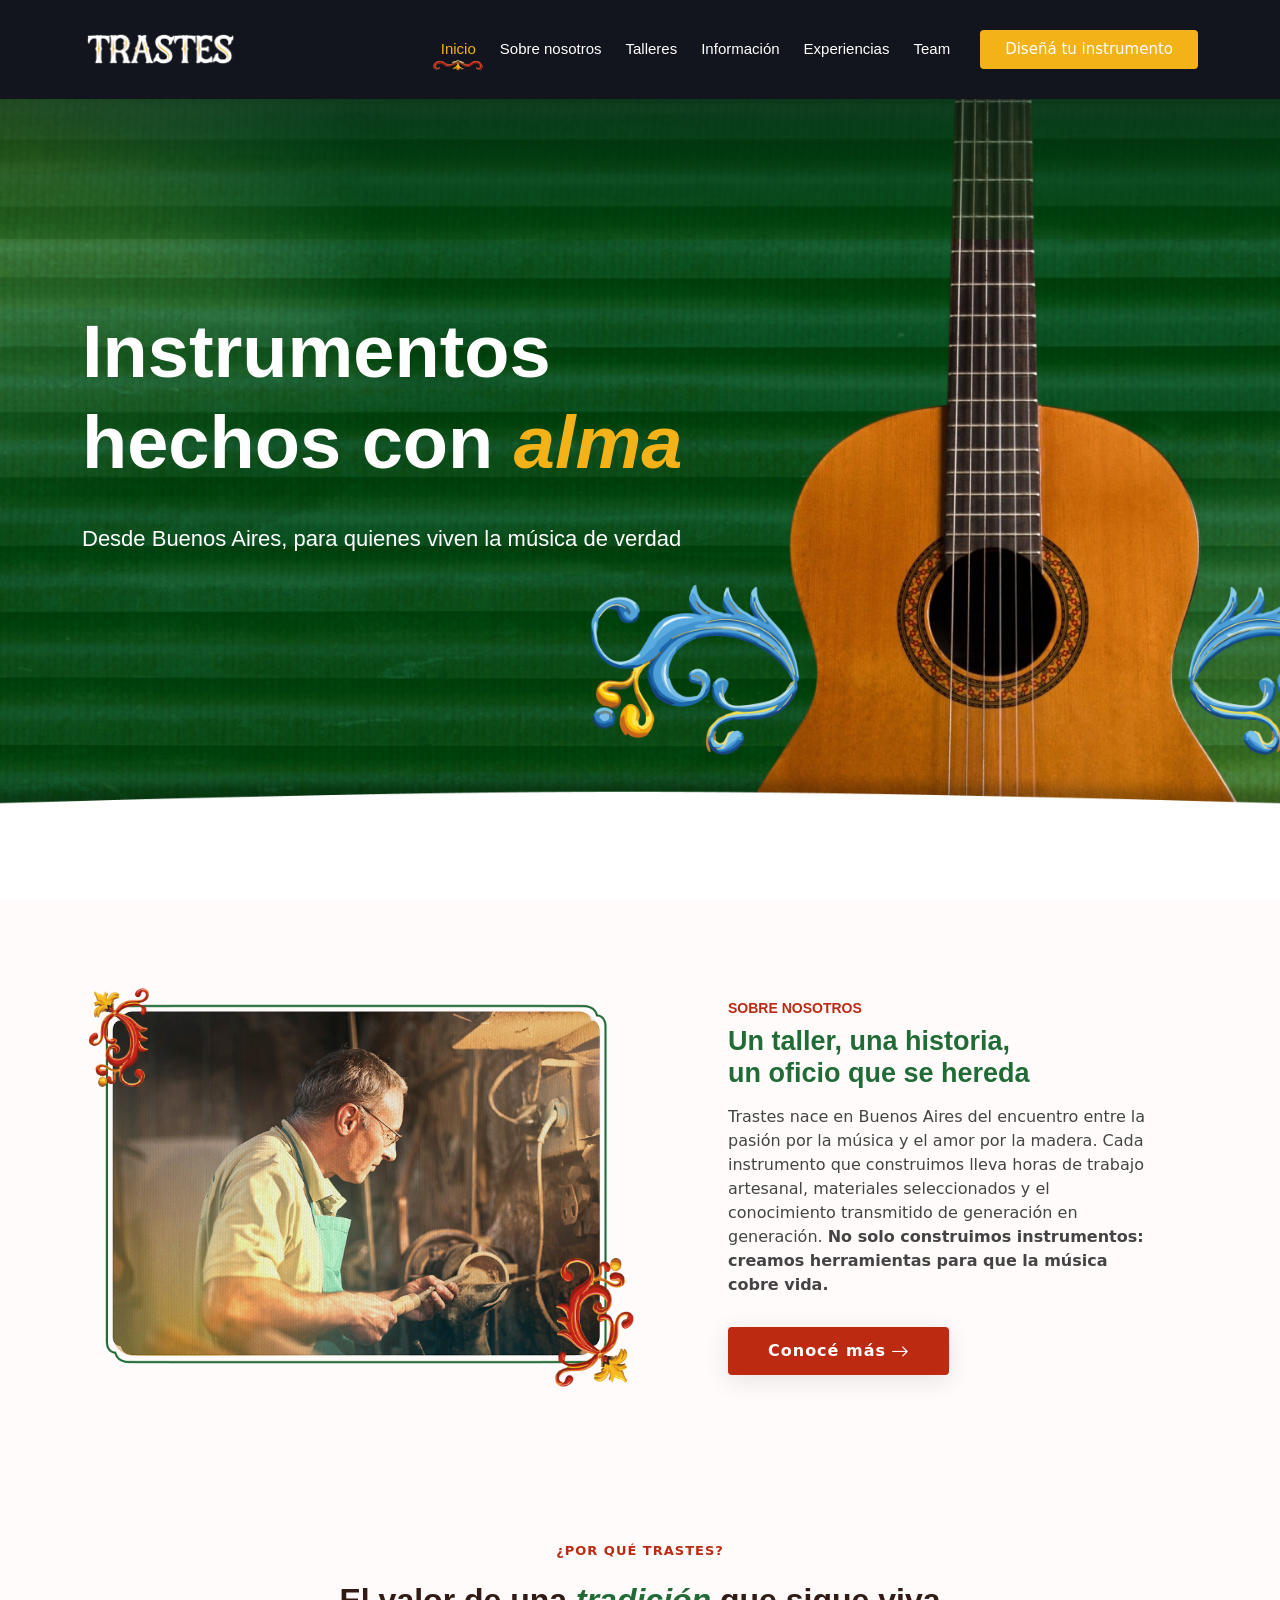
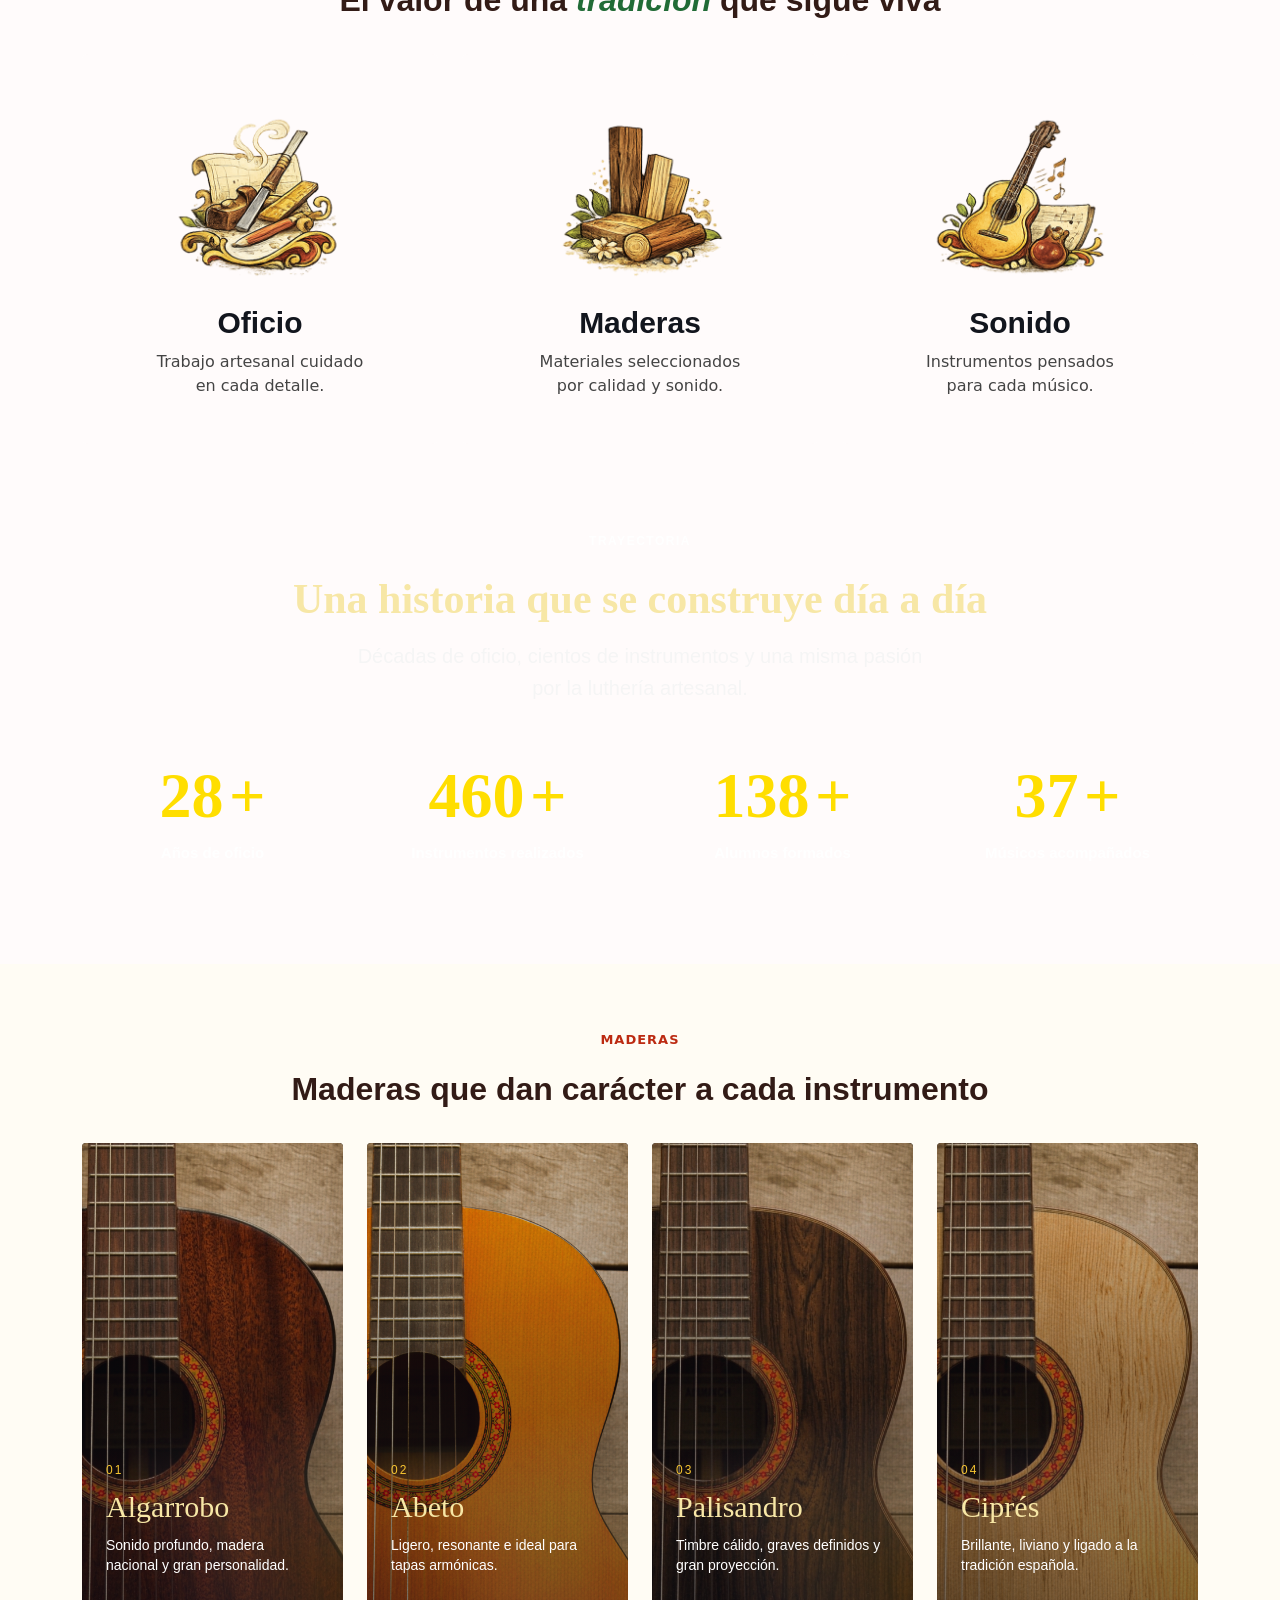
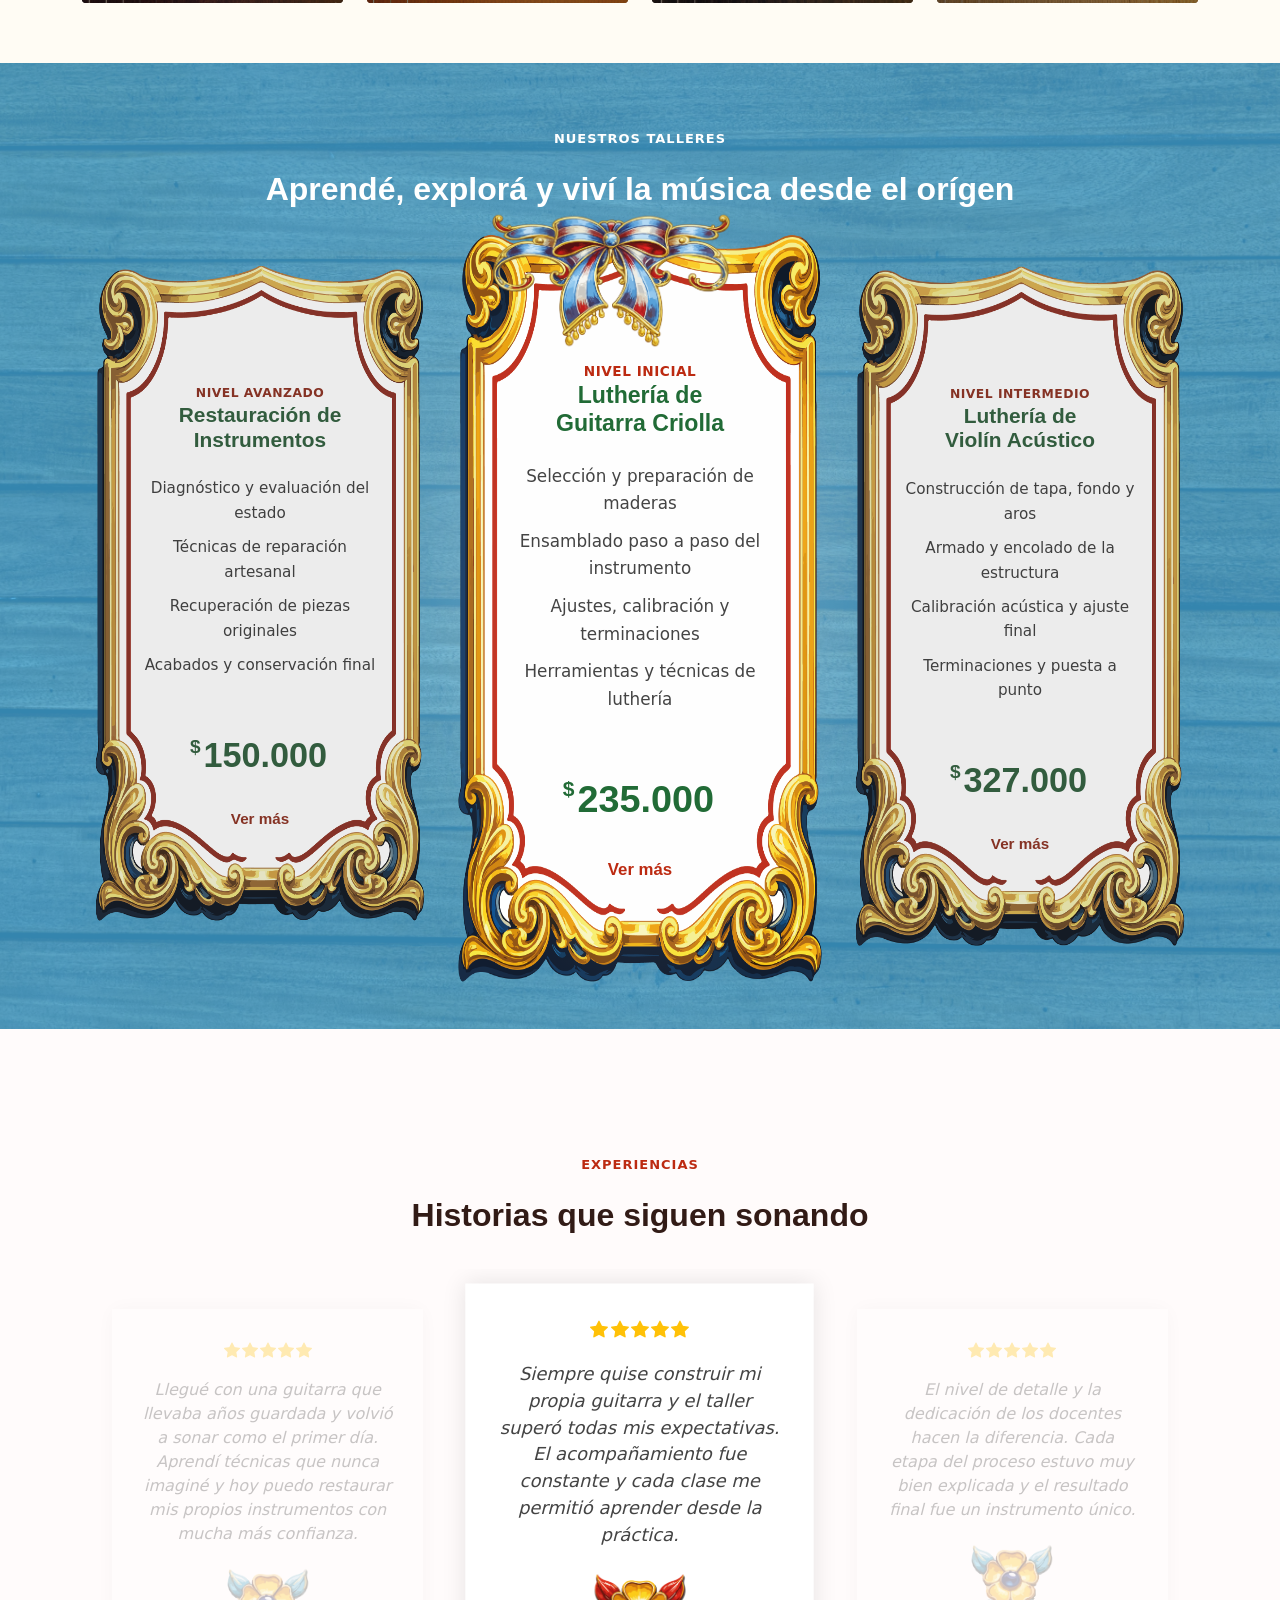
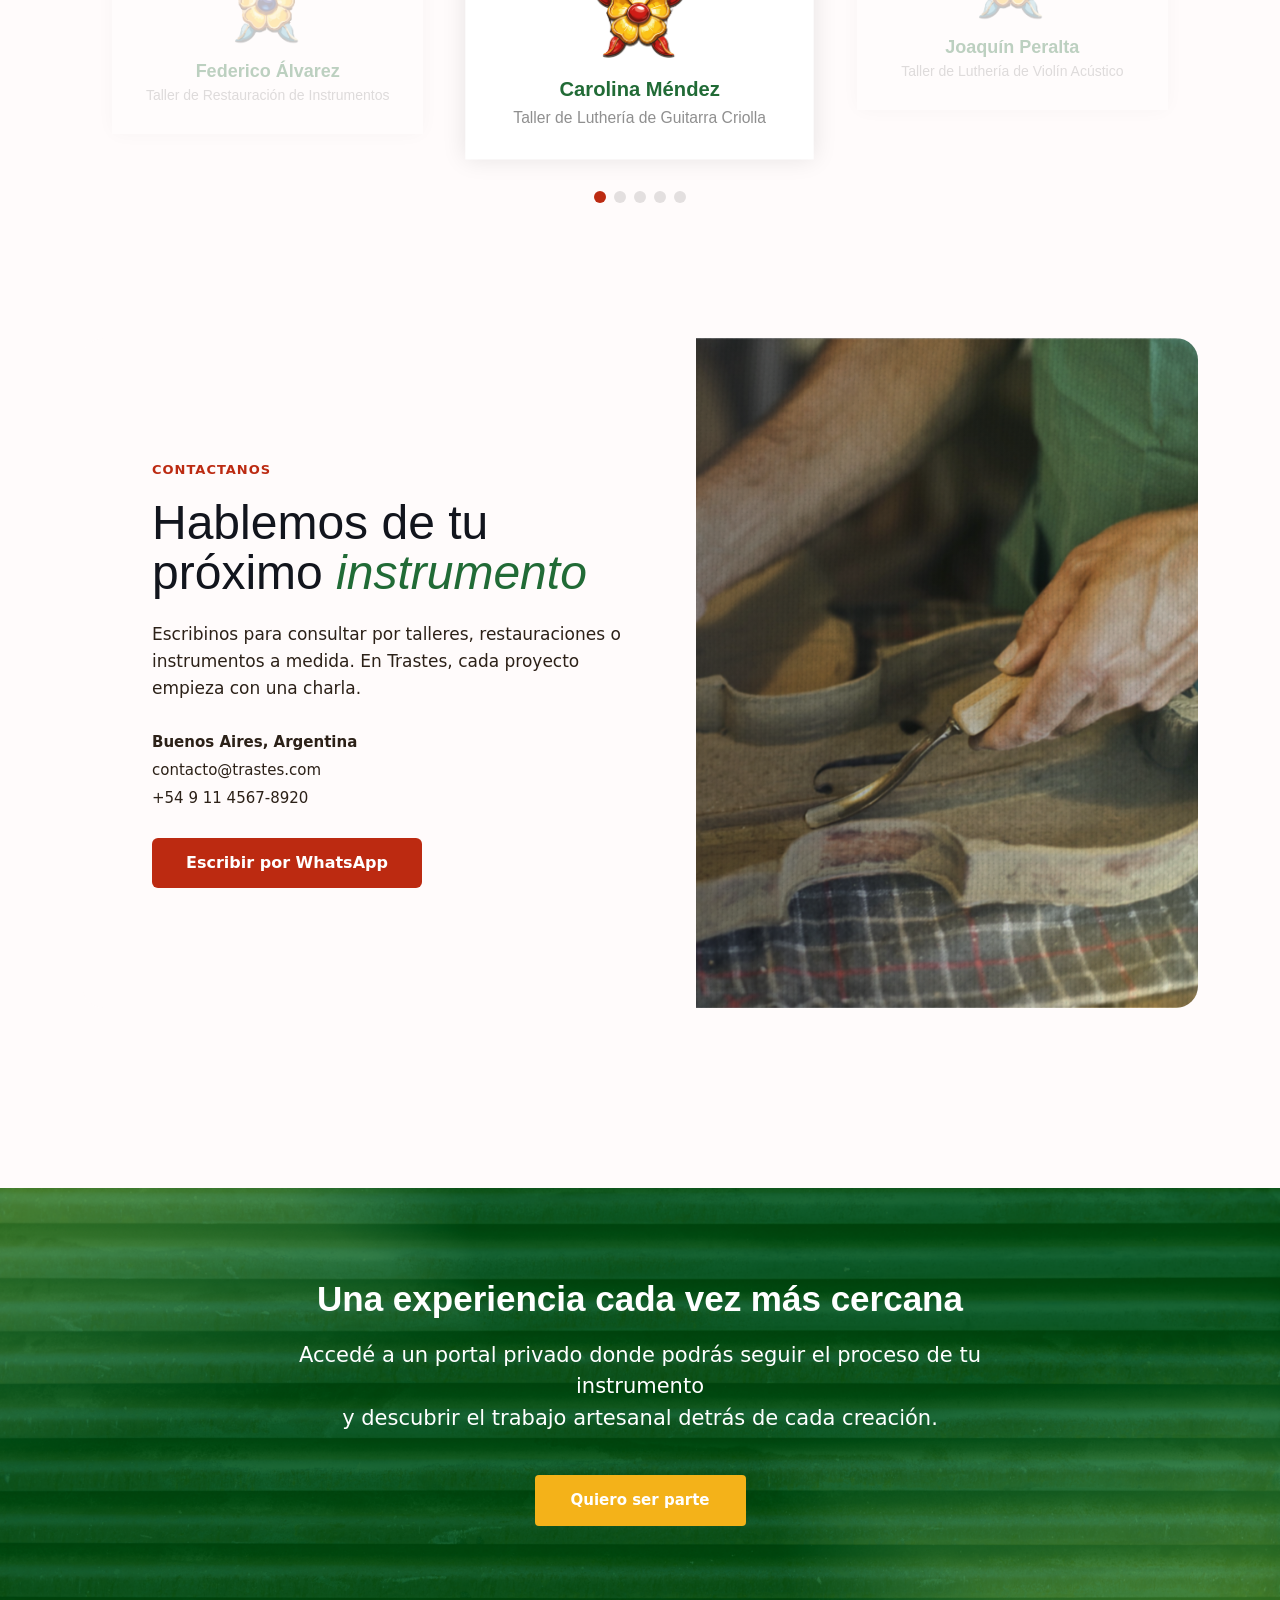
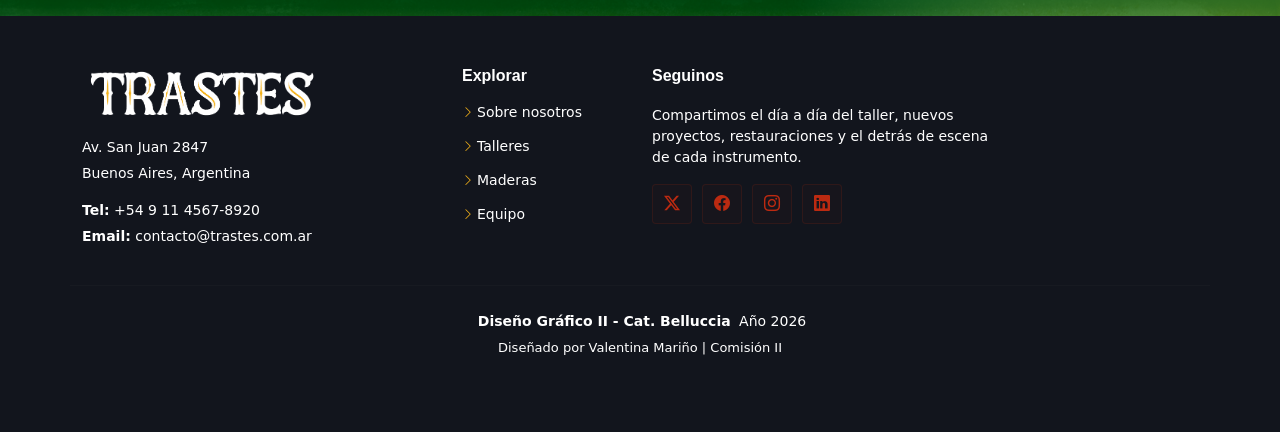
<file: index.html>
<!DOCTYPE html>
<html lang="en">

<head>
  <meta charset="utf-8">
  <meta content="width=device-width, initial-scale=1.0" name="viewport">
  <title>Trastes - Lutheria con alma</title>
  <meta name="description" content="">
  <meta name="keywords" content="">

  <!-- Favicons -->
  <link href="assets/img/favicon.png" rel="icon">
  <link href="assets/img/favicon.png" rel="apple-touch-icon">

  <!-- Fonts -->
  <link href="https://fonts.googleapis.com" rel="preconnect">
  <link href="https://fonts.gstatic.com" rel="preconnect" crossorigin>
  <link href="https://fonts.googleapis.com/css2?family=Roboto:ital,wght@0,100;0,300;0,400;0,500;0,700;0,900;1,100;1,300;1,400;1,500;1,700;1,900&family=Poppins:ital,wght@0,100;0,200;0,300;0,400;0,500;0,600;0,700;0,800;0,900;1,100;1,200;1,300;1,400;1,500;1,600;1,700;1,800;1,900&family=Nunito:ital,wght@0,200;0,300;0,400;0,500;0,600;0,700;0,800;0,900;1,200;1,300;1,400;1,500;1,600;1,700;1,800;1,900&display=swap" rel="stylesheet">

  <!-- Vendor CSS Files -->
  <link href="assets/vendor/bootstrap/css/bootstrap.min.css" rel="stylesheet">
  <link href="assets/vendor/bootstrap-icons/bootstrap-icons.css" rel="stylesheet">
  <link href="assets/vendor/aos/aos.css" rel="stylesheet">
  <link href="assets/vendor/glightbox/css/glightbox.min.css" rel="stylesheet">
  <link href="assets/vendor/swiper/swiper-bundle.min.css" rel="stylesheet">

  <!-- Main CSS File -->
  <link href="assets/css/main.css" rel="stylesheet">

  <!-- =======================================================
  * Template Name: FlexStart
  * Template URL: https://bootstrapmade.com/flexstart-bootstrap-startup-template/
  * Updated: Nov 01 2024 with Bootstrap v5.3.3
  * Author: BootstrapMade.com
  * License: https://bootstrapmade.com/license/
  ======================================================== -->
</head>

<body class="index-page">

  <header id="header" class="header d-flex align-items-center fixed-top">
    <div class="container-fluid container-xl position-relative d-flex align-items-center">

      <a href="index.html" class="logo d-flex align-items-center me-auto">
        <!-- Uncomment the line below if you also wish to use an image logo -->
        <img src="assets/img/logo.png" alt="">
        <h1 class="sitename"></h1>
      </a>

      <nav id="navmenu" class="navmenu">
        <ul>
          <li><a href="#hero" class="active">Inicio<br></a></li>
          <li><a href="#about">Sobre nosotros</a></li>
          <li><a href="#services">Talleres</a></li>
          <li><a href="#portfolio">Información</a></li>
          <li><a href="#team">Experiencias</a></li>
          <li><a href="#team">Team</a></li>
          

        
        </ul>
        <i class="mobile-nav-toggle d-xl-none bi bi-list"></i>
      </nav>

      <a class="btn-getstarted flex-md-shrink-0" href="taller.html">Diseñá tu instrumento</a>

    </div>
  </header>

  <main class="main">

    <!-- Hero Section -->
    <section id="hero" class="hero section">

      <div class="container">
   
        <h1>Instrumentos<br>hechos con <span class="destacado">alma</span>
        <p>Desde Buenos Aires, para quienes viven la música de verdad</p>
        
          
 
          
        
      </div>

    </section><!-- /Hero Section -->

<!-- About Section -->
<section id="about" class="about section">

  <div class="container" data-aos="fade-up">
    <div class="row gx-0">

      <!-- Imagen -->
      <div class="col-lg-6 d-flex align-items-center" data-aos="zoom-out" data-aos-delay="200">
        <img src="assets/img/about.png" class="img-fluid" alt="Taller de luthería Trastes">
      </div>

      <!-- Contenido -->
      <div class="col-lg-6 d-flex flex-column justify-content-center ps-lg-5" data-aos="fade-up" data-aos-delay="200">
        <div class="content">
          <h3>Sobre nosotros</h3>

          <h2>
            Un taller, una historia,<br>
            un oficio que se hereda
          </h2>

          <p>
  Trastes nace en Buenos Aires del encuentro entre la pasión por la música y el amor por la madera. Cada instrumento que construimos lleva horas de trabajo artesanal, materiales seleccionados y el conocimiento transmitido de generación en generación.
  <span class="texto-destacado">
    No solo construimos instrumentos: creamos herramientas para que la música cobre vida.
  </span>
</p>

          <div class="text-center text-lg-start">
            <a href="#" class="btn-read-more d-inline-flex align-items-center justify-content-center align-self-center">
              <span>Conocé más</span>
              <i class="bi bi-arrow-right"></i>
            </a>
          </div>

        </div>
      </div>

    </div>
  </div>

</section>
<!-- /About Section -->

    <!-- Values Section -->
    <section id="values" class="values section">

      <!-- Section Title -->
      <div class="container section-title" data-aos="fade-up">
  <h2>¿POR QUÉ TRASTES?</h2>
  <p>El valor de una <span>tradición</span> que sigue viva</p>
</div>

<div class="container">
  <div class="row gy-4 justify-content-center">

    <div class="col-lg-4 col-md-6" data-aos="fade-up" data-aos-delay="100">
      <div class="card">
        <img src="assets/img/values-1.png" class="img-fluid" alt="">
        <h3>Oficio</h3>
        <p>Trabajo artesanal cuidado<br>en cada detalle.</p>
      </div>
    </div>

    <div class="col-lg-4 col-md-6" data-aos="fade-up" data-aos-delay="200">
      <div class="card">
        <img src="assets/img/values-2.png" class="img-fluid" alt="">
        <h3>Maderas</h3>
        <p>Materiales seleccionados<br>por calidad y sonido.</p>
      </div>
    </div>

  

    <div class="col-lg-4 col-md-6" data-aos="fade-up" data-aos-delay="400">
      <div class="card">
        <img src="assets/img/values-4.png" class="img-fluid" alt="">
        <h3>Sonido</h3>
        <p>Instrumentos pensados<br>para cada músico.</p>
      </div>
    </div>

  </div>
</div><!-- /Values Section -->
      
      <!-- Stats Section -->
<section class="stats-trastes" id="stats">
  <div class="stats-trastes__overlay"></div>

  <div class="container stats-trastes__content" data-aos="fade-up">
    <span class="stats-trastes__label">TRAYECTORIA</span>

    <h2>Una historia que se construye día a día</h2>

    <p>
      Décadas de oficio, cientos de instrumentos y una misma pasión<br>
      por la luthería artesanal.
    </p>

    <div class="row gy-4 stats-trastes__grid">

      <div class="col-lg-3 col-6">
        <div class="stats-trastes__item">
          <span class="purecounter" data-purecounter-start="0" data-purecounter-end="30" data-purecounter-duration="1"></span>
          <span class="stats-trastes__plus">+</span>
          <p>Años de oficio</p>
        </div>
      </div>

      <div class="col-lg-3 col-6">
        <div class="stats-trastes__item">
          <span class="purecounter" data-purecounter-start="0" data-purecounter-end="500" data-purecounter-duration="1"></span>
          <span class="stats-trastes__plus">+</span>
          <p>Instrumentos realizados</p>
        </div>
      </div>

      <div class="col-lg-3 col-6">
        <div class="stats-trastes__item">
          <span class="purecounter" data-purecounter-start="0" data-purecounter-end="150" data-purecounter-duration="1"></span>
          <span class="stats-trastes__plus">+</span>
          <p>Alumnos formados</p>
        </div>
      </div>

      <div class="col-lg-3 col-6">
        <div class="stats-trastes__item">
          <span class="purecounter" data-purecounter-start="0" data-purecounter-end="40" data-purecounter-duration="1"></span>
          <span class="stats-trastes__plus">+</span>
          <p>Músicos acompañados</p>
        </div>
      </div>

    </div>
  </div>
</section>
      
      
      
      <!-- Maderas Section -->
<section id="maderas" class="maderas section">

  <div class="container section-title" data-aos="fade-up">
    <h2>Maderas</h2>
    <p>Maderas que dan carácter a cada instrumento</p>
  </div>

  <div class="container">

   

    <div class="row gy-4">

      <div class="col-lg-3 col-md-6" data-aos="fade-up" data-aos-delay="100">
        <div class="wood-card">
          <img src="assets/img/madera-algarrobo.jpg" alt="Algarrobo">
          <div class="wood-card__content">
            <span>01</span>
            <h3>Algarrobo</h3>
            <p>Sonido profundo, madera nacional y gran personalidad.</p>
          </div>
        </div>
      </div>

      <div class="col-lg-3 col-md-6" data-aos="fade-up" data-aos-delay="200">
        <div class="wood-card">
          <img src="assets/img/madera-abeto.jpg" alt="Abeto">
          <div class="wood-card__content">
            <span>02</span>
            <h3>Abeto</h3>
            <p>Ligero, resonante e ideal para tapas armónicas.</p>
          </div>
        </div>
      </div>

      <div class="col-lg-3 col-md-6" data-aos="fade-up" data-aos-delay="300">
        <div class="wood-card">
          <img src="assets/img/madera-palisandro.jpg" alt="Palisandro">
          <div class="wood-card__content">
            <span>03</span>
            <h3>Palisandro</h3>
            <p>Timbre cálido, graves definidos y gran proyección.</p>
          </div>
        </div>
      </div>

      <div class="col-lg-3 col-md-6" data-aos="fade-up" data-aos-delay="400">
        <div class="wood-card">
          <img src="assets/img/madera-cipres.jpg" alt="Ciprés">
          <div class="wood-card__content">
            <span>04</span>
            <h3>Ciprés</h3>
            <p>Brillante, liviano y ligado a la tradición española.</p>
          </div>
        </div>
      </div>

    </div>

  </div>
</section>
      <!-- end Maderas Section -->
      
      
      
<!-- Pricing Section -->
    <section id="pricing" class="pricing section">

      <!-- Section Title -->
      <div class="container section-title" data-aos="fade-up">
        <h2>Nuestros talleres</h2>
        <p>Aprendé, explorá y viví la música desde el orígen<br></p>
      </div><!-- End Section Title -->

      <div class="container">

        <div class="row justify-content-center gy-5">

          <div class="col-lg-4 col-md-6" data-aos="zoom-in" data-aos-delay="100">
            <div class="pricing-tem pricing-tem--secondary">
              
              <div class="icon">
               
              </div>

  <span class="course-level">Nivel avanzado</span>

  <h3>Restauración de Instrumentos</h3>

  <ul>
    <li>Diagnóstico y evaluación del estado</li>
    <li>Técnicas de reparación artesanal</li>
    <li>Recuperación de piezas originales</li>
    <li>Acabados y conservación final</li>
  </ul>

  <div class="price"><sup>$</sup>150.000</div>

  <a href="taller.html" class="btn-buy">Ver más</a>

</div>
          </div><!-- End Pricing Item -->

          <div class="col-lg-4 col-md-6" data-aos="zoom-in" data-aos-delay="200">
            <div class="pricing-tem pricing-tem--featured">
              <div class="featured">
  <img src="assets/img/liston.png" alt="featured">
</div>
              
              
              
              <div class="icon">
               
              </div>

  <span class="course-level">Nivel inicial</span>

  <h3>Luthería de<br>Guitarra Criolla</h3>

  <ul>
    <li>Selección y preparación de maderas</li>
    <li>Ensamblado paso a paso del instrumento</li>
    <li>Ajustes, calibración y terminaciones</li>
    <li>Herramientas y técnicas de luthería</li>
  </ul>

  <div class="price"><sup>$</sup>235.000</div>

  <a href="taller.html" class="btn-buy">Ver más</a>

</div>
          </div><!-- End Pricing Item -->

          <div class="col-lg-4 col-md-6" data-aos="zoom-in" data-aos-delay="300">
            <div class="pricing-tem pricing-tem--secondary">
              
              
             
              <div class="icon">
               
              </div>

  <span class="course-level">Nivel intermedio</span>

  <h3>Luthería de<br>Violín Acústico</h3>

  <ul>
    <li>Construcción de tapa, fondo y aros</li>
    <li>Armado y encolado de la estructura</li>
    <li>Calibración acústica y ajuste final</li>
    <li>Terminaciones y puesta a punto</li>
  </ul>

  <div class="price"><sup>$</sup>327.000</div>

  <a href="taller.html" class="btn-buy">Ver más</a>

</div>
          </div><!-- End Pricing Item -->


        </div><!-- End pricing row -->

      </div>

    </section><!-- /Pricing Section -->
    

    <!-- Features Section -->
    <section id="features" class="features section">



   
    

    
    

    <!-- Testimonials Section -->
    <section id="testimonials" class="testimonials section">

      <!-- Section Title -->
      <div class="container section-title" data-aos="fade-up">
        <h2>Experiencias</h2>
        <p>Historias que siguen sonando<br></p>
      </div><!-- End Section Title -->

      <div class="container" data-aos="fade-up" data-aos-delay="100">

        <div class="swiper init-swiper">
          <script type="application/json" class="swiper-config">
            {
              "loop": true,
              "speed": 600,
              "autoplay": {
                "delay": 5000
              },
              "slidesPerView": "auto",
              "pagination": {
                "el": ".swiper-pagination",
                "type": "bullets",
                "clickable": true
              },
              "breakpoints": {
                "320": {
                  "slidesPerView": 1,
                  "spaceBetween": 40
                },
                "1200": {
                  "slidesPerView": 3,
                  "spaceBetween": 1
                }
              }
            }
          </script>
          <div class="swiper-wrapper">

            <!-- End testimonial item -->

            <!-- End testimonial item -->

            <!-- End testimonial item -->

            <!-- End testimonial item -->

            <!-- End testimonial item -->

          <div class="swiper-slide" role="group" aria-label="1 / 5" data-swiper-slide-index="0" style="width: 431.333px; margin-right: 1px;">
              <div class="testimonial-item">
                <div class="stars">
                  <i class="bi bi-star-fill"></i><i class="bi bi-star-fill"></i><i class="bi bi-star-fill"></i><i class="bi bi-star-fill"></i><i class="bi bi-star-fill"></i>
                </div>
                <p>
                  Llegué con una guitarra que llevaba años guardada y volvió a sonar como el primer día. Aprendí técnicas que nunca imaginé y hoy puedo restaurar mis propios instrumentos con mucha más confianza.
                </p>
                <div class="profile mt-auto">
                  <img src="assets/img/testimonials/testimonials-1.png" class="testimonial-img" alt="">
                  <h3>Federico Álvarez</h3>
                  <h4>Taller de Restauración de Instrumentos</h4>
                </div>
              </div>
            </div><div class="swiper-slide swiper-slide-prev" role="group" aria-label="2 / 5" data-swiper-slide-index="1" style="width: 431.333px; margin-right: 1px;">
              <div class="testimonial-item">
                <div class="stars">
                  <i class="bi bi-star-fill"></i><i class="bi bi-star-fill"></i><i class="bi bi-star-fill"></i><i class="bi bi-star-fill"></i><i class="bi bi-star-fill"></i>
                </div>
                <p>
                  Siempre quise construir mi propia guitarra y el taller superó todas mis expectativas. El acompañamiento fue constante y cada clase me permitió aprender desde la práctica.
                </p>
                <div class="profile mt-auto">
                  <img src="assets/img/testimonials/testimonials-2.png" class="testimonial-img" alt="">
                  <h3>Carolina Méndez</h3>
                  <h4>Taller de Luthería de Guitarra Criolla</h4>
                </div>
              </div>
            </div><div class="swiper-slide">
              <div class="testimonial-item">
                <div class="stars">
                  <i class="bi bi-star-fill"></i><i class="bi bi-star-fill"></i><i class="bi bi-star-fill"></i><i class="bi bi-star-fill"></i><i class="bi bi-star-fill"></i>
                </div>
                <p>
                  El nivel de detalle y la dedicación de los docentes hacen la diferencia. Cada etapa del proceso estuvo muy bien explicada y el resultado final fue un instrumento único.
                </p>
                <div class="profile mt-auto">
                  <img src="assets/img/testimonials/testimonials-5.png" class="testimonial-img" alt="">
                  <h3>Joaquín Peralta</h3>
                  <h4>Taller de Luthería de Violín Acústico</h4>
                </div>
              </div>
            </div><div class="swiper-slide swiper-slide-next" role="group" aria-label="4 / 5" data-swiper-slide-index="3" style="width: 431.333px; margin-right: 1px;">
              <div class="testimonial-item">
                <div class="stars">
                  <i class="bi bi-star-fill"></i><i class="bi bi-star-fill"></i><i class="bi bi-star-fill"></i><i class="bi bi-star-fill"></i><i class="bi bi-star-fill"></i>
                </div>
                <p>
                  Más que un curso, fue una experiencia para descubrir el oficio. Me llevé conocimientos, herramientas y una nueva forma de entender cada instrumento que pasa por mis manos.
                </p>
                <div class="profile mt-auto">
                  <img src="assets/img/testimonials/testimonials-4.png" class="testimonial-img" alt="">
                  <h3>Lucía Fernández</h3>
                  <h4>Taller de Luthería de Guitarra Criolla</h4>
                </div>
              </div>
            </div><div class="swiper-slide" role="group" aria-label="5 / 5" data-swiper-slide-index="4" style="width: 431.333px; margin-right: 1px;">
              <div class="testimonial-item">
                <div class="stars">
                  <i class="bi bi-star-fill"></i><i class="bi bi-star-fill"></i><i class="bi bi-star-fill"></i><i class="bi bi-star-fill"></i><i class="bi bi-star-fill"></i>
                </div>
                <p>
                  El ambiente del taller invita a aprender sin apuro. Se nota el compromiso por transmitir el oficio con respeto por la tradición y por cada pieza que se trabaja.
                </p>
                <div class="profile mt-auto">
                  <img src="assets/img/testimonials/testimonials-5.png" class="testimonial-img" alt="">
                  <h3>Martín Salvatierra</h3>
                  <h4>Taller de Restauración de Instrumentos</h4>
                </div>
              </div>
            </div></div>
          <div class="swiper-pagination"><span class="swiper-pagination-bullet" tabindex="0" role="button" aria-label="Go to slide 1"></span><span class="swiper-pagination-bullet" tabindex="0" role="button" aria-label="Go to slide 2"></span><span class="swiper-pagination-bullet swiper-pagination-bullet-active" tabindex="0" role="button" aria-label="Go to slide 3" aria-current="true"></span><span class="swiper-pagination-bullet" tabindex="0" role="button" aria-label="Go to slide 4"></span><span class="swiper-pagination-bullet" tabindex="0" role="button" aria-label="Go to slide 5"></span></div>
        <span class="swiper-notification" aria-live="assertive" aria-atomic="true"></span></div>

      </div>

    </section><!-- /Testimonials Section -->

   <!-- Contacto Section -->
<section id="contacto" class="contacto-trastes section">
  <div class="container">
    <div class="contacto-trastes__box" data-aos="fade-up">

      <div class="contacto-trastes__content">
        <span class="contacto-trastes__label">CONTACTANOS</span>

         <h2>Hablemos de tu próximo <span>instrumento</span></h2>

        <p>
          Escribinos para consultar por talleres, restauraciones o instrumentos a medida.
          En Trastes, cada proyecto empieza con una charla.
        </p>

        <div class="contacto-trastes__info">
          <p><strong>Buenos Aires, Argentina</strong></p>
          <p>contacto@trastes.com</p>
          <p>+54 9 11 4567-8920</p>
        </div>

        <a href="https://wa.me/5491135967458" class="contacto-trastes__btn">
          Escribir por WhatsApp
        </a>
      </div>

      <div class="contacto-trastes__image">
        <img src="assets/img/contacto-trastes.png" alt="Detalle artesanal de luthería">
      </div>

    </div>
  </div>
</section>
   

    

    

  </main>

  <footer id="footer" class="footer">

   <div class="footer-newsletter">
  <div class="container">
    <div class="row justify-content-center text-center">

      <div class="col-lg-8">

        <h4>Una experiencia cada vez más cercana</h4>

        <p>
          Accedé a un portal privado donde podrás seguir el proceso de tu instrumento <br> y descubrir el trabajo artesanal detrás de cada creación.
        </p>

        

        <a href="#contact" class="btn-newsletter">
          Quiero ser parte
        </a>

      </div>

    </div>
  </div>
</div>

    <div class="container footer-top">
      <div class="row gy-4">
        <div class="col-lg-4 col-md-6 footer-about">
          <a href="index.html" class="logo d-flex align-items-center">
  <img src="assets/img/logo.png" alt="Trastes">
</a>
          
          <div class="footer-contact pt-3">
            <p>Av. San Juan 2847</p>
            <p>Buenos Aires, Argentina</p>
            <p class="mt-3"><strong>Tel:</strong> <span>+54 9 11 4567-8920</span></p>
            <p><strong>Email:</strong> <span>contacto@trastes.com.ar</span></p>
          </div>
        </div>

        <div class="col-lg-2 col-md-3 footer-links">
          <h4>Explorar</h4>
          <ul>
            <li><i class="bi bi-chevron-right"></i> <a href="#">Sobre nosotros</a></li>
            <li><i class="bi bi-chevron-right"></i> <a href="#">Talleres</a></li>
            <li><i class="bi bi-chevron-right"></i> <a href="#">Maderas</a></li>
            <li><i class="bi bi-chevron-right"></i> <a href="#">Equipo</a></li>
          </ul>
        </div>

  

        <div class="col-lg-4 col-md-12">
          <h4>Seguinos</h4>
          <p>Compartimos el día a día del taller, nuevos proyectos, restauraciones y el detrás de escena de cada instrumento.</p>
          <div class="social-links d-flex">
            <a href=""><i class="bi bi-twitter-x"></i></a>
            <a href=""><i class="bi bi-facebook"></i></a>
            <a href=""><i class="bi bi-instagram"></i></a>
            <a href=""><i class="bi bi-linkedin"></i></a>
          </div>
        </div>

      </div>
    </div>

    <div class="container copyright text-center mt-4">
      <p><span></span> <strong class="px-1 sitename">Diseño Gráfico II - Cat. Belluccia</strong> <span>Año 2026</span></p>
      <div class="credits">
        <!-- All the links in the footer should remain intact. -->
        <!-- You can delete the links only if you've purchased the pro version. -->
        <!-- Licensing information: https://bootstrapmade.com/license/ -->
        <!-- Purchase the pro version with working PHP/AJAX contact form: [buy-url] -->
        Diseñado por Valentina Mariño | Comisión II
      </div>
    </div>

  </footer>

  <!-- Scroll Top -->
  <a href="#" id="scroll-top" class="scroll-top d-flex align-items-center justify-content-center"><i class="bi bi-arrow-up-short"></i></a>

  <!-- Vendor JS Files -->
  <script src="assets/vendor/bootstrap/js/bootstrap.bundle.min.js"></script>
  <script src="assets/vendor/php-email-form/validate.js"></script>
  <script src="assets/vendor/aos/aos.js"></script>
  <script src="assets/vendor/glightbox/js/glightbox.min.js"></script>
  <script src="assets/vendor/purecounter/purecounter_vanilla.js"></script>
  <script src="assets/vendor/imagesloaded/imagesloaded.pkgd.min.js"></script>
  <script src="assets/vendor/isotope-layout/isotope.pkgd.min.js"></script>
  <script src="assets/vendor/swiper/swiper-bundle.min.js"></script>

  <!-- Main JS File -->
  <script src="assets/js/main.js"></script>

</body>

</html>
</file>
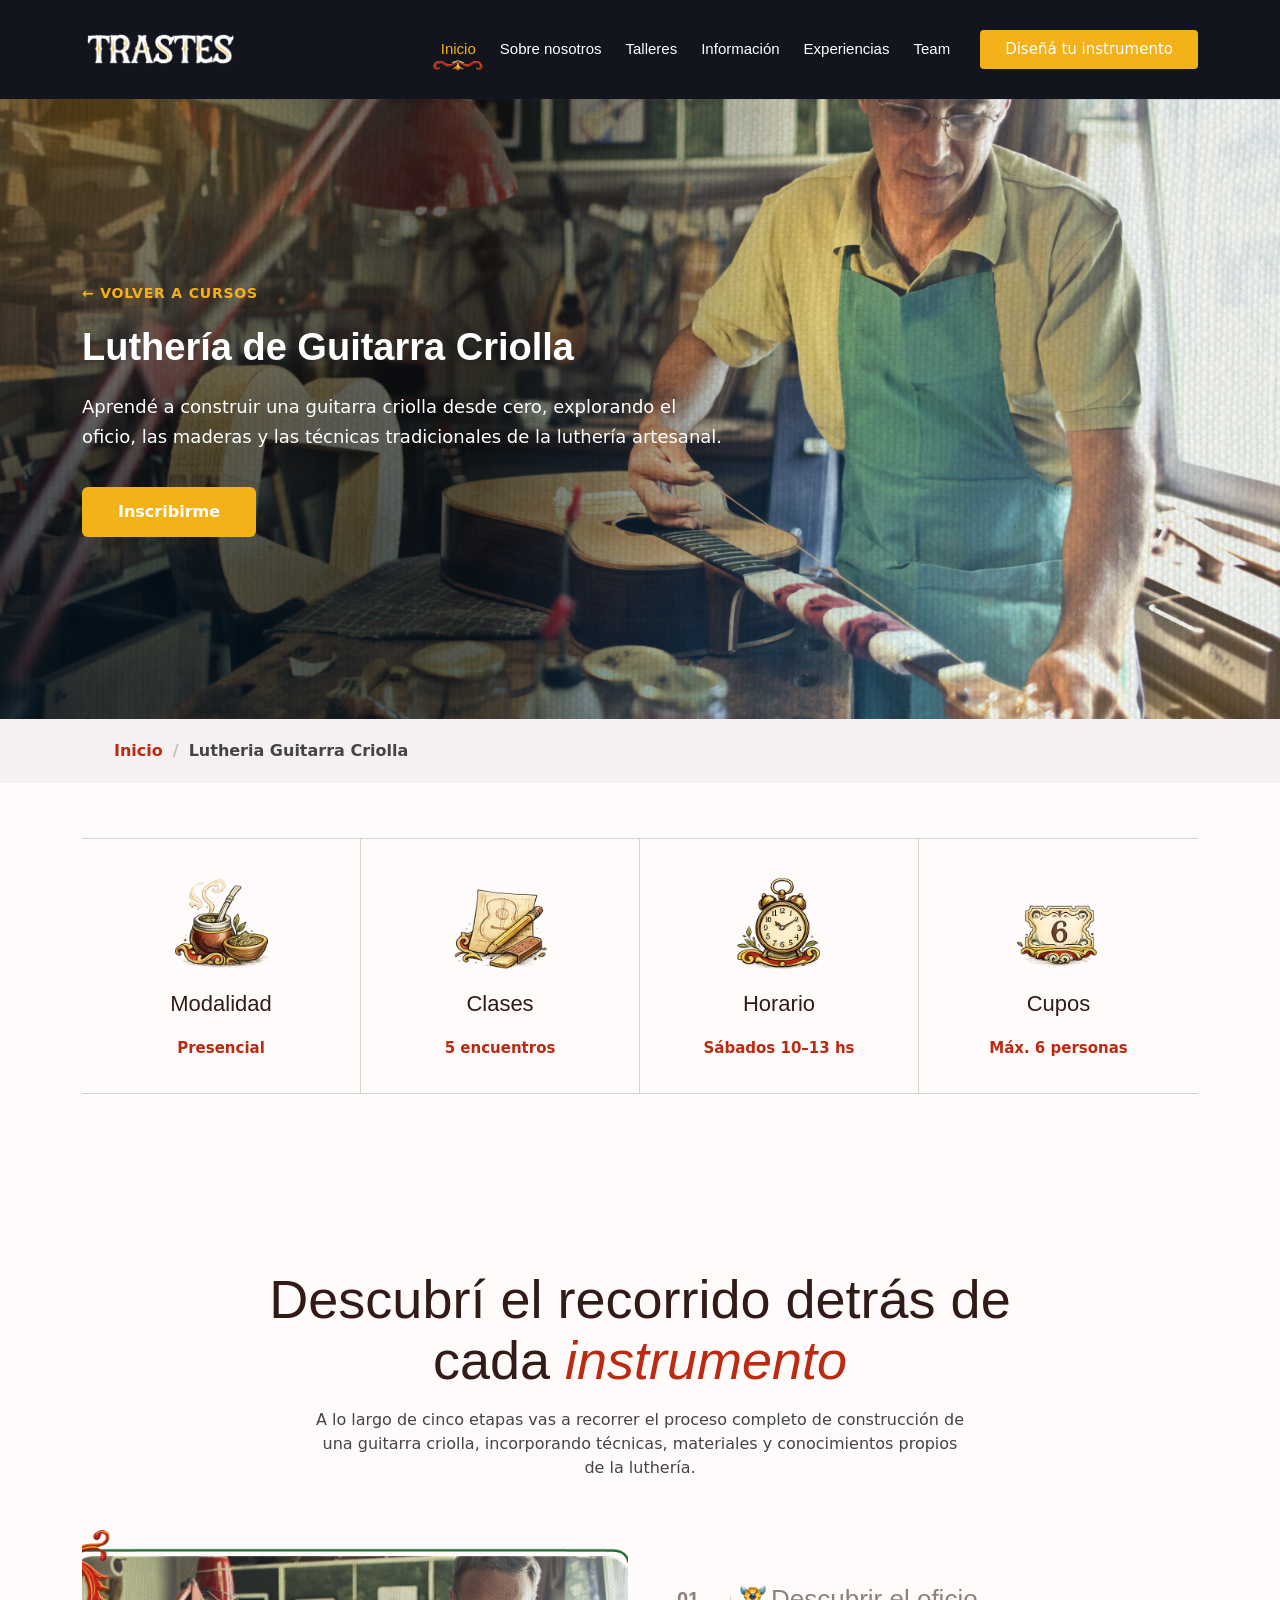
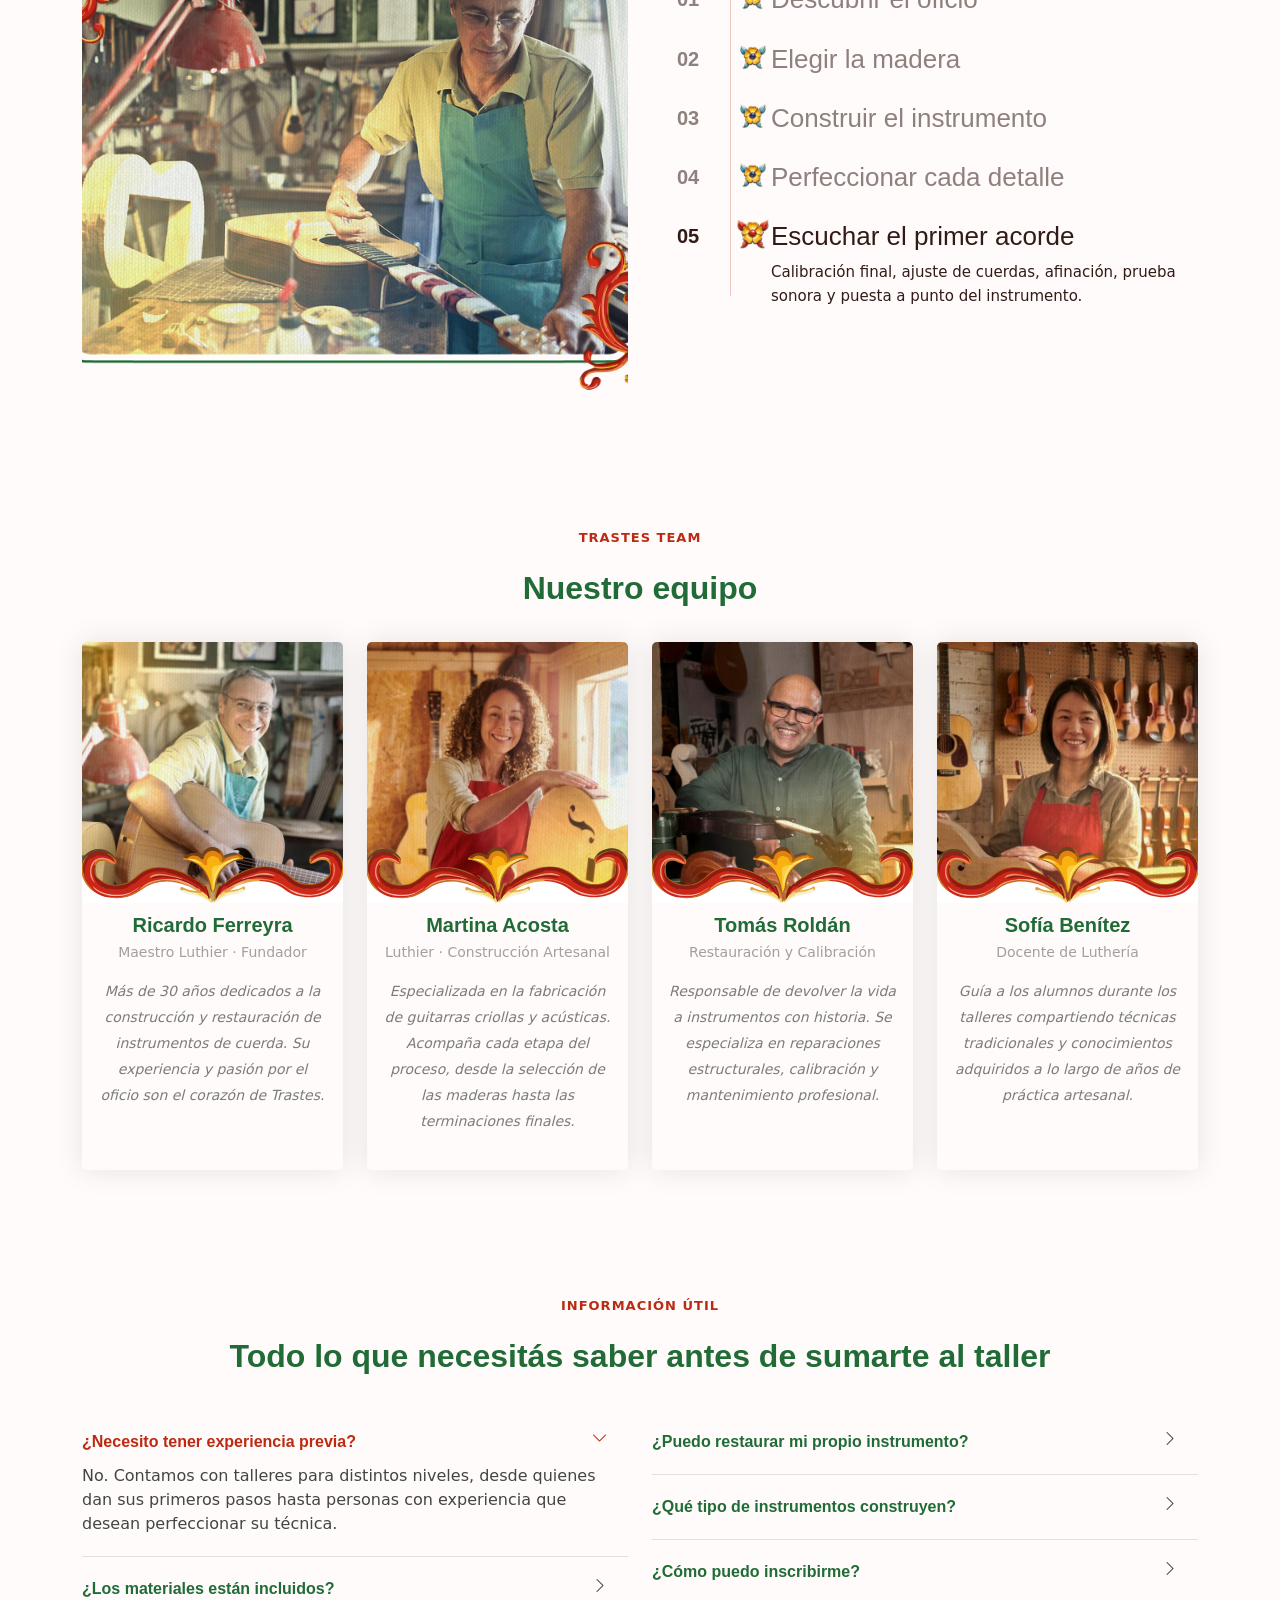
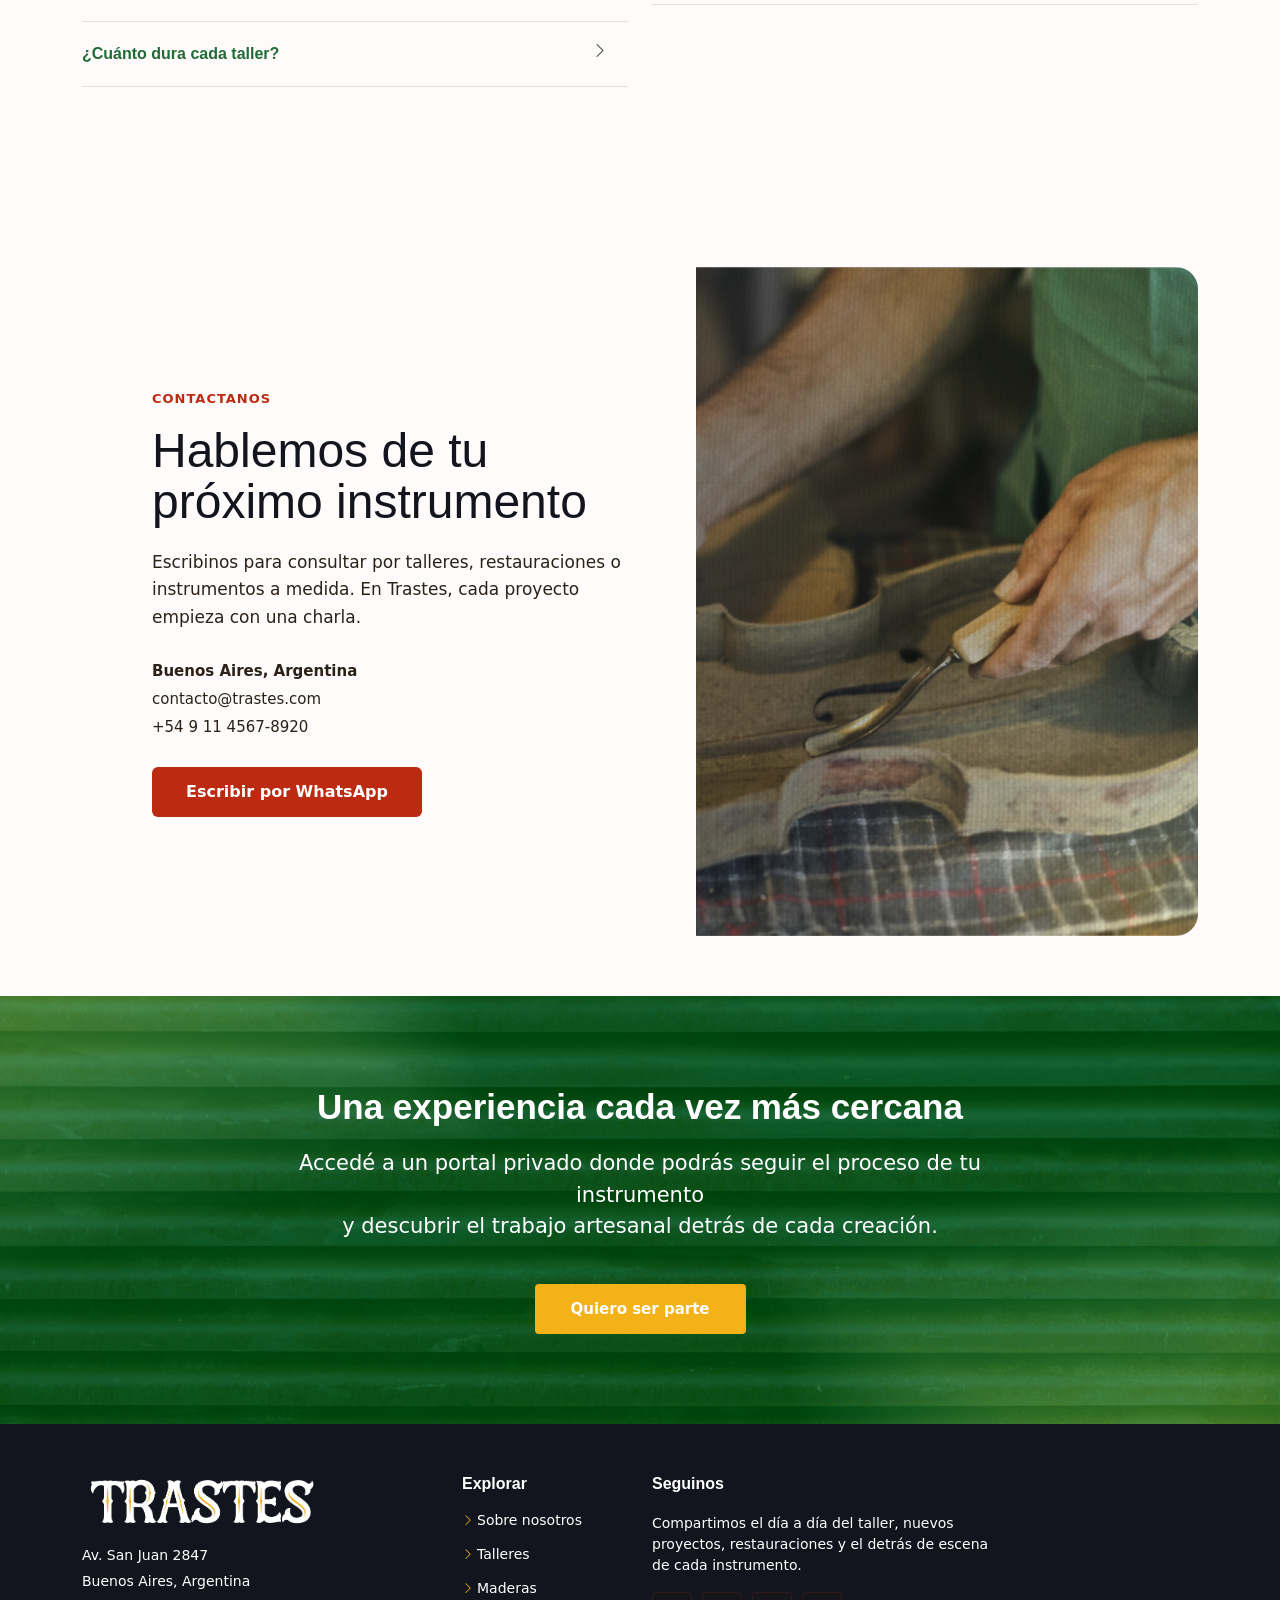
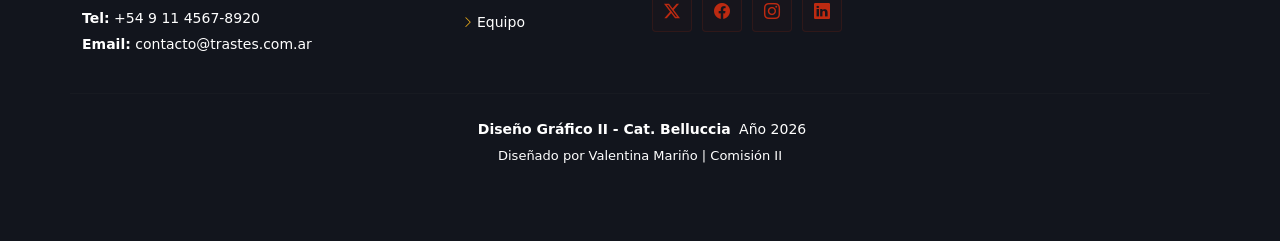
<file: taller.html>
<!DOCTYPE html>
<html lang="en">

<head>
  <meta charset="utf-8">
  <meta content="width=device-width, initial-scale=1.0" name="viewport">
  <title>Trastes - Lutheria con alma</title>
  <meta name="description" content="">
  <meta name="keywords" content="">

  <!-- Favicons -->
  <link href="assets/img/favicon.png" rel="icon">
  <link href="assets/img/favicon.png" rel="apple-touch-icon">

  <!-- Fonts -->
  <link href="https://fonts.googleapis.com" rel="preconnect">
  <link href="https://fonts.gstatic.com" rel="preconnect" crossorigin>
  <link href="https://fonts.googleapis.com/css2?family=Roboto:ital,wght@0,100;0,300;0,400;0,500;0,700;0,900;1,100;1,300;1,400;1,500;1,700;1,900&family=Poppins:ital,wght@0,100;0,200;0,300;0,400;0,500;0,600;0,700;0,800;0,900;1,100;1,200;1,300;1,400;1,500;1,600;1,700;1,800;1,900&family=Nunito:ital,wght@0,200;0,300;0,400;0,500;0,600;0,700;0,800;0,900;1,200;1,300;1,400;1,500;1,600;1,700;1,800;1,900&display=swap" rel="stylesheet">

  <!-- Vendor CSS Files -->
  <link href="assets/vendor/bootstrap/css/bootstrap.min.css" rel="stylesheet">
  <link href="assets/vendor/bootstrap-icons/bootstrap-icons.css" rel="stylesheet">
  <link href="assets/vendor/aos/aos.css" rel="stylesheet">
  <link href="assets/vendor/glightbox/css/glightbox.min.css" rel="stylesheet">
  <link href="assets/vendor/swiper/swiper-bundle.min.css" rel="stylesheet">

  <!-- Main CSS File -->
  <link href="assets/css/main.css" rel="stylesheet">

  <!-- =======================================================
  * Template Name: FlexStart
  * Template URL: https://bootstrapmade.com/flexstart-bootstrap-startup-template/
  * Updated: Nov 01 2024 with Bootstrap v5.3.3
  * Author: BootstrapMade.com
  * License: https://bootstrapmade.com/license/
  ======================================================== -->
</head>

<body class="service-details-page">

  <header id="header" class="header d-flex align-items-center sticky-top">
    <div class="container-fluid container-xl position-relative d-flex align-items-center">

      <a href="index.html" class="logo d-flex align-items-center me-auto">
        <!-- Uncomment the line below if you also wish to use an image logo -->
        <img src="assets/img/logo.png" alt="">

      </a>

           <nav id="navmenu" class="navmenu">
        <ul>
          <li><a href="#hero" class="active">Inicio<br></a></li>
          <li><a href="#about">Sobre nosotros</a></li>
          <li><a href="#services">Talleres</a></li>
          <li><a href="#portfolio">Información</a></li>
          <li><a href="#team">Experiencias</a></li>
          <li><a href="#team">Team</a></li>
          

        
        </ul>
        <i class="mobile-nav-toggle d-xl-none bi bi-list"></i>
      </nav>

      <a class="btn-getstarted flex-md-shrink-0" href="index.html#about">Diseñá tu instrumento</a>

    </div>
  </header>

  <main class="main">

    <!-- Page Title -->
    <div class="page-title">
   <div class="heading course-hero">
  <div class="container">
    <div class="row align-items-center">
      <div class="col-lg-7">

        <a href="index.html#cursos" class="course-hero__back">
          ← Volver a cursos
        </a>

        <h1>Luthería de Guitarra Criolla</h1>

        <p>
          Aprendé a construir una guitarra criolla desde cero, explorando el oficio,
          las maderas y las técnicas tradicionales de la luthería artesanal.
        </p>

        <a href="#inscripcion" class="course-hero__btn">
          Inscribirme
        </a>

      </div>
    </div>
  </div>
</div>
      <nav class="breadcrumbs">
        <div class="container">
          <ol>
            <li><a href="index.html">Inicio</a></li>
            <li class="current">Lutheria Guitarra Criolla</li>
          </ol>
        </div>
      </nav>
    </div><!-- End Page Title -->

    
   <!-- Modalidad Curso -->
<section id="modalidad" class="modalidad-curso section">
  <div class="container">
    <div class="modalidad-curso__grid" data-aos="fade-up">

      <div class="modalidad-curso__item">
        <img src="assets/img/modalidad.png" alt="">
        <h3>Modalidad</h3>
        <p>Presencial</p>
      </div>

      <div class="modalidad-curso__item">
        <img src="assets/img/clases.png" alt="">
        <h3>Clases</h3>
        <p>5 encuentros</p>
      </div>

      <div class="modalidad-curso__item">
        <img src="assets/img/horario.png" alt="">
        <h3>Horario</h3>
        <p>Sábados 10–13 hs</p>
      </div>

      <div class="modalidad-curso__item">
        <img src="assets/img/cupos.png" alt="">
        <h3>Cupos</h3>
        <p>Máx. 6 personas</p>
      </div>

    </div>
  </div>
</section>
    <!-- Service Details Section -->
   
    

<!-- Recent Posts Section -->
    <section id="recent-posts" class="recent-posts section">



<!-- Programa Section -->
<section id="programa" class="programa-curso section">

  <div class="container">

    <div class="programa-curso__header" data-aos="fade-up">
      
       <h2>Descubrí el recorrido detrás de cada <span>instrumento</span></h2>
       <p>
        A lo largo de cinco etapas vas a recorrer el proceso completo de construcción
        de una guitarra criolla, incorporando técnicas, materiales y conocimientos
        propios de la luthería.
      </p>
    </div>

    <div class="row align-items-center gy-5">

      <div class="col-lg-6" data-aos="fade-up" data-aos-delay="100">
        <div class="programa-curso__image">
          <img src="assets/img/services.png" alt="Guitarra criolla en proceso de construcción">
        </div>
      </div>

      <div class="col-lg-6" data-aos="fade-up" data-aos-delay="200">
        <div class="programa-curso__steps">

          <div class="programa-curso__step">
            <span class="programa-curso__number">01</span>
            <div>
              <h3>Descubrir el oficio</h3>
              <p>Historia de la guitarra criolla, herramientas básicas, seguridad y planificación del proyecto.</p>
            </div>
          </div>

          <div class="programa-curso__step">
            <span class="programa-curso__number">02</span>
            <div>
              <h3>Elegir la madera</h3>
              <p>Tipos de maderas, vetas, propiedades acústicas y selección de piezas para cada parte del instrumento.</p>
            </div>
          </div>

          <div class="programa-curso__step">
            <span class="programa-curso__number">03</span>
            <div>
              <h3>Construir el instrumento</h3>
              <p>Construcción de tapa, fondo y aros, ensamblado del mástil, encolados y unión de piezas principales.</p>
            </div>
          </div>

          <div class="programa-curso__step">
            <span class="programa-curso__number">04</span>
            <div>
              <h3>Perfeccionar cada detalle</h3>
              <p>Trabajo sobre diapasón, trastes, lijado, barnizado, acabados y colocación de herrajes.</p>
            </div>
          </div>

          <div class="programa-curso__step programa-curso__step--active">
            <span class="programa-curso__number">05</span>
            <div>
              <h3>Escuchar el primer acorde</h3>
              <p>Calibración final, ajuste de cuerdas, afinación, prueba sonora y puesta a punto del instrumento.</p>
            </div>
          </div>

        </div>
      </div>

    </div>

  </div>

</section><!-- End post item -->

    

      
      
       <!-- Team Section -->
    <section id="team" class="team section">

      <!-- Section Title -->
      <div class="container section-title" data-aos="fade-up">
        <h2>Trastes Team</h2>
        <p>Nuestro equipo</p>
      </div><!-- End Section Title -->

      <div class="container">

        <div class="row gy-4">

          <div class="col-lg-3 col-md-6 d-flex align-items-stretch" data-aos="fade-up" data-aos-delay="100">
            <div class="team-member">
              <div class="member-img">
                <img src="assets/img/team/team-1.png" class="img-fluid" alt="">
              
              </div>
              <div class="member-info">
                <h4>Ricardo Ferreyra</h4>
                <span>Maestro Luthier · Fundador</span>
                <p>Más de 30 años dedicados a la construcción y restauración de instrumentos de cuerda. Su experiencia y pasión por el oficio son el corazón de Trastes.</p>
              </div>
            </div>
          </div><!-- End Team Member -->

          <div class="col-lg-3 col-md-6 d-flex align-items-stretch" data-aos="fade-up" data-aos-delay="200">
            <div class="team-member">
              <div class="member-img">
                <img src="assets/img/team/team-2.png" class="img-fluid" alt="">
               
              </div>
              <div class="member-info">
                <h4>Martina Acosta</h4>
                <span>Luthier · Construcción Artesanal</span>
                <p>Especializada en la fabricación de guitarras criollas y acústicas. Acompaña cada etapa del proceso, desde la selección de las maderas hasta las terminaciones finales.</p>
              </div>
            </div>
          </div><!-- End Team Member -->

          <div class="col-lg-3 col-md-6 d-flex align-items-stretch" data-aos="fade-up" data-aos-delay="300">
            <div class="team-member">
              <div class="member-img">
                <img src="assets/img/team/team-3.png" class="img-fluid" alt="">
                
              </div>
              <div class="member-info">
                <h4>Tomás Roldán</h4>
                <span>Restauración y Calibración</span>
                <p>Responsable de devolver la vida a instrumentos con historia. Se especializa en reparaciones estructurales, calibración y mantenimiento profesional.</p>
              </div>
            </div>
          </div><!-- End Team Member -->

          <div class="col-lg-3 col-md-6 d-flex align-items-stretch" data-aos="fade-up" data-aos-delay="400">
            <div class="team-member">
              <div class="member-img">
                <img src="assets/img/team/team-4.png" class="img-fluid" alt="">
                
              </div>
              <div class="member-info">
                <h4>Sofía Benítez</h4>
                <span>Docente de Luthería</span>
                <p>Guía a los alumnos durante los talleres compartiendo técnicas tradicionales y conocimientos adquiridos a lo largo de años de práctica artesanal.</p>
              </div>
            </div>
          </div><!-- End Team Member -->

        </div>

      </div>

    </section><!-- /Team Section -->


      <!-- Faq Section -->
    <section id="faq" class="faq section">

      <!-- Section Title -->
      <div class="container section-title" data-aos="fade-up">
        <h2>Información útil</h2>
        <p>Todo lo que necesitás saber antes de sumarte al taller</p>
      </div><!-- End Section Title -->

      <div class="container">

        <div class="row">

          <div class="col-lg-6" data-aos="fade-up" data-aos-delay="100">

            <div class="faq-container">

              <div class="faq-item faq-active">
                <h3>¿Necesito tener experiencia previa?</h3>
                <div class="faq-content">
                  <p>No. Contamos con talleres para distintos niveles, desde quienes dan sus primeros pasos hasta personas con experiencia que desean perfeccionar su técnica.</p>
                </div>
                <i class="faq-toggle bi bi-chevron-right"></i>
              </div><!-- End Faq item-->

              <div class="faq-item">
                <h3>¿Los materiales están incluidos?</h3>
                <div class="faq-content">
                  <p>Cada taller tiene requisitos diferentes. En la mayoría de los casos brindamos una lista de materiales recomendados antes del inicio, y durante la cursada contamos con herramientas disponibles para trabajar.</p>
                </div>
                <i class="faq-toggle bi bi-chevron-right"></i>
              </div><!-- End Faq item-->

              <div class="faq-item">
                <h3>¿Cuánto dura cada taller?</h3>
                <div class="faq-content">
                  <p>La duración varía según el curso elegido. Antes de comenzar recibirás toda la información sobre la cantidad de encuentros, horarios y modalidad.</p>
                </div>
                <i class="faq-toggle bi bi-chevron-right"></i>
              </div><!-- End Faq item-->

            </div>

          </div><!-- End Faq Column-->

          <div class="col-lg-6" data-aos="fade-up" data-aos-delay="200">

            <div class="faq-container">

              <div class="faq-item">
                <h3>¿Puedo restaurar mi propio instrumento?</h3>
                <div class="faq-content">
                  <p>Sí. En el taller de restauración trabajamos sobre instrumentos reales, evaluando cada caso para definir el mejor proceso de reparación y conservación.</p>
                </div>
                <i class="faq-toggle bi bi-chevron-right"></i>
              </div><!-- End Faq item-->

              <div class="faq-item">
                <h3>¿Qué tipo de instrumentos construyen?</h3>
                <div class="faq-content">
                  <p>Nos especializamos en instrumentos de cuerda, principalmente guitarras criollas y acústicas, utilizando maderas cuidadosamente seleccionadas y técnicas tradicionales de luthería.</p>
                </div>
                <i class="faq-toggle bi bi-chevron-right"></i>
              </div><!-- End Faq item-->

              <div class="faq-item">
                <h3>¿Cómo puedo inscribirme?</h3>
                <div class="faq-content">
                  <p>Podés comunicarte con nosotros desde el formulario de contacto o por WhatsApp. Te asesoraremos sobre el taller que mejor se adapte a tu experiencia e intereses.</p>
                </div>
                <i class="faq-toggle bi bi-chevron-right"></i>
              </div><!-- End Faq item-->

            </div>

          </div><!-- End Faq Column-->

        </div>

      </div>

    </section><!-- /Faq Section -->

      
      
    </section><!-- /Recent Posts Section -->

    
    
       <!-- Contacto Section -->
<section id="contacto" class="contacto-trastes section">
  <div class="container">
    <div class="contacto-trastes__box" data-aos="fade-up">

      <div class="contacto-trastes__content">
        <span class="contacto-trastes__label">CONTACTANOS</span>

        <h2>Hablemos de tu próximo instrumento</h2>

        <p>
          Escribinos para consultar por talleres, restauraciones o instrumentos a medida.
          En Trastes, cada proyecto empieza con una charla.
        </p>

        <div class="contacto-trastes__info">
          <p><strong>Buenos Aires, Argentina</strong></p>
          <p>contacto@trastes.com</p>
          <p>+54 9 11 4567-8920</p>
        </div>

        <a href="https://wa.me/5491135967458" class="contacto-trastes__btn">
          Escribir por WhatsApp
        </a>
      </div>

      <div class="contacto-trastes__image">
        <img src="assets/img/contacto-trastes.png" alt="Detalle artesanal de luthería">
      </div>

    </div>
  </div>
</section>
    

  </main>

  <footer id="footer" class="footer">

   <div class="footer-newsletter">
  <div class="container">
    <div class="row justify-content-center text-center">

      <div class="col-lg-8">

        <h4>Una experiencia cada vez más cercana</h4>

        <p>
          Accedé a un portal privado donde podrás seguir el proceso de tu instrumento <br> y descubrir el trabajo artesanal detrás de cada creación.
        </p>

        

        <a href="#contact" class="btn-newsletter">
          Quiero ser parte
        </a>

      </div>

    </div>
  </div>
</div>

    <div class="container footer-top">
      <div class="row gy-4">
        <div class="col-lg-4 col-md-6 footer-about">
          <a href="index.html" class="logo d-flex align-items-center">
  <img src="assets/img/logo.png" alt="Trastes">
</a>
          
          <div class="footer-contact pt-3">
            <p>Av. San Juan 2847</p>
            <p>Buenos Aires, Argentina</p>
            <p class="mt-3"><strong>Tel:</strong> <span>+54 9 11 4567-8920</span></p>
            <p><strong>Email:</strong> <span>contacto@trastes.com.ar</span></p>
          </div>
        </div>

        <div class="col-lg-2 col-md-3 footer-links">
          <h4>Explorar</h4>
          <ul>
            <li><i class="bi bi-chevron-right"></i> <a href="#">Sobre nosotros</a></li>
            <li><i class="bi bi-chevron-right"></i> <a href="#">Talleres</a></li>
            <li><i class="bi bi-chevron-right"></i> <a href="#">Maderas</a></li>
            <li><i class="bi bi-chevron-right"></i> <a href="#">Equipo</a></li>
          </ul>
        </div>

  

        <div class="col-lg-4 col-md-12">
          <h4>Seguinos</h4>
          <p>Compartimos el día a día del taller, nuevos proyectos, restauraciones y el detrás de escena de cada instrumento.</p>
          <div class="social-links d-flex">
            <a href=""><i class="bi bi-twitter-x"></i></a>
            <a href=""><i class="bi bi-facebook"></i></a>
            <a href=""><i class="bi bi-instagram"></i></a>
            <a href=""><i class="bi bi-linkedin"></i></a>
          </div>
        </div>

      </div>
    </div>

    <div class="container copyright text-center mt-4">
      <p><span></span> <strong class="px-1 sitename">Diseño Gráfico II - Cat. Belluccia</strong> <span>Año 2026</span></p>
      <div class="credits">
        <!-- All the links in the footer should remain intact. -->
        <!-- You can delete the links only if you've purchased the pro version. -->
        <!-- Licensing information: https://bootstrapmade.com/license/ -->
        <!-- Purchase the pro version with working PHP/AJAX contact form: [buy-url] -->
        Diseñado por Valentina Mariño | Comisión II
      </div>
    </div>

  </footer>
  <!-- Scroll Top -->
  <a href="#" id="scroll-top" class="scroll-top d-flex align-items-center justify-content-center"><i class="bi bi-arrow-up-short"></i></a>

  <!-- Vendor JS Files -->
  <script src="assets/vendor/bootstrap/js/bootstrap.bundle.min.js"></script>
  <script src="assets/vendor/php-email-form/validate.js"></script>
  <script src="assets/vendor/aos/aos.js"></script>
  <script src="assets/vendor/glightbox/js/glightbox.min.js"></script>
  <script src="assets/vendor/purecounter/purecounter_vanilla.js"></script>
  <script src="assets/vendor/imagesloaded/imagesloaded.pkgd.min.js"></script>
  <script src="assets/vendor/isotope-layout/isotope.pkgd.min.js"></script>
  <script src="assets/vendor/swiper/swiper-bundle.min.js"></script>

  <!-- Main JS File -->
  <script src="assets/js/main.js"></script>

</body>

</html>
</file>
<file: assets/css/main.css>
/**
* Template Name: FlexStart
* Template URL: https://bootstrapmade.com/flexstart-bootstrap-startup-template/
* Updated: Nov 01 2024 with Bootstrap v5.3.3
* Author: BootstrapMade.com
* License: https://bootstrapmade.com/license/
*/

/*--------------------------------------------------------------
# Font & Color Variables
# Help: https://bootstrapmade.com/color-system/
--------------------------------------------------------------*/
/* Fonts */
:root {
  --default-font: "Inter",  system-ui, -apple-system, "Segoe UI", Roboto, "Helvetica Neue", Arial, "Noto Sans", "Liberation Sans", sans-serif, "Apple Color Emoji", "Segoe UI Emoji", "Segoe UI Symbol", "Noto Color Emoji";
  --heading-font: "Besley",  sans-serif;
  --nav-font: "Inter",  sans-serif;
}

/* Global Colors - The following color variables are used throughout the website. Updating them here will change the color scheme of the entire website */
:root { 
  --background-color: #fffbfb; /* Background color for the entire website, including individual sections */
  --default-color: #444444; /* Default color used for the majority of the text content across the entire website */
  --heading-color: #216B36; /* Color for headings, subheadings and title throughout the website */
  --accent-color: #BC2A11; /* Accent color that represents your brand on the website. It's used for buttons, links, and other elements that need to stand out */
  --surface-color: #ffffff; /* The surface color is used as a background of boxed elements within sections, such as cards, icon boxes, or other elements that require a visual separation from the global background. */
  --contrast-color: #ffffff; /* Contrast color for text, ensuring readability against backgrounds of accent, heading, or default colors. */
}

/* Nav Menu Colors - The following color variables are used specifically for the navigation menu. They are separate from the global colors to allow for more customization options */
:root {
  --nav-color: #012970;  /* The default color of the main navmenu links */
  --nav-hover-color: #4154f1; /* Applied to main navmenu links when they are hovered over or active */
  --nav-mobile-background-color: #ffffff; /* Used as the background color for mobile navigation menu */
  --nav-dropdown-background-color: #ffffff; /* Used as the background color for dropdown items that appear when hovering over primary navigation items */
  --nav-dropdown-color: #212529; /* Used for navigation links of the dropdown items in the navigation menu. */
  --nav-dropdown-hover-color: #4154f1; /* Similar to --nav-hover-color, this color is applied to dropdown navigation links when they are hovered over. */
}

/* Color Presets - These classes override global colors when applied to any section or element, providing reuse of the sam color scheme. */

.light-background {
  --background-color: #f9f9f9;
  --surface-color: #ffffff;
}

.dark-background {
  --background-color: #060606;
  --default-color: #ffffff;
  --heading-color: #ffffff;
  --surface-color: #252525;
  --contrast-color: #ffffff;
}

/* Smooth scroll */
:root {
  scroll-behavior: smooth;
}

/*--------------------------------------------------------------
# General Styling & Shared Classes
--------------------------------------------------------------*/
body {
  color: var(--default-color);
  background-color: var(--background-color);
  font-family: var(--default-font);
}

a {
  color: var(--accent-color);
  text-decoration: none;
  transition: 0.3s;
}

a:hover {
  color: color-mix(in srgb, var(--accent-color), transparent 25%);
  text-decoration: none;
}

h1,
h2,
h3,
h4,
h5,
h6 {
  color: var(--heading-color);
  font-family: var(--heading-font);
}

/* PHP Email Form Messages
------------------------------*/
.php-email-form .error-message {
  display: none;
  background: #df1529;
  color: #ffffff;
  text-align: left;
  padding: 15px;
  margin-bottom: 24px;
  font-weight: 600;
}

.php-email-form .sent-message {
  display: none;
  color: #ffffff;
  background: #059652;
  text-align: center;
  padding: 15px;
  margin-bottom: 24px;
  font-weight: 600;
}

.php-email-form .loading {
  display: none;
  background: var(--surface-color);
  text-align: center;
  padding: 15px;
  margin-bottom: 24px;
}

.php-email-form .loading:before {
  content: "";
  display: inline-block;
  border-radius: 50%;
  width: 24px;
  height: 24px;
  margin: 0 10px -6px 0;
  border: 3px solid var(--accent-color);
  border-top-color: var(--surface-color);
  animation: php-email-form-loading 1s linear infinite;
}

@keyframes php-email-form-loading {
  0% {
    transform: rotate(0deg);
  }

  100% {
    transform: rotate(360deg);
  }
}

/*--------------------------------------------------------------
# Global Header
--------------------------------------------------------------*/
.header {
  color: var(--default-color);
  background-color: #12151D;
  padding: 20px 0;
  transition: all 0.5s;
  z-index: 997;
}

.header .logo {
  line-height: 1;
}

.header .logo img {
  max-height: 36px;
  margin-right: 8px;
}

.header .logo h1 {
  font-size: 30px;
  margin: 0;
  font-weight: 700;
  color: var(--heading-color);
}

.header .btn-getstarted,
.header .btn-getstarted:focus {
  color: var(--contrast-color);
  background: #F4B219;
  font-size: 15px;
  padding: 8px 25px;
  margin: 0 0 0 30px;
  border-radius: 4px;
  transition: 0.3s;
  font-weight: 500;
}

.header .btn-getstarted:hover,
.header .btn-getstarted:focus:hover {
  color: var(--contrast-color);
  background: #71c2eb;
}

@media (max-width: 1200px) {
  .header .logo {
    order: 1;
  }

  .header .btn-getstarted {
    order: 2;
    margin: 0 15px 0 0;
    padding: 6px 15px;
  }

  .header .navmenu {
    order: 3;
  }
}

.scrolled .header {
   background-color: #12151D;
  box-shadow: 0px 0 18px #0000001a;
}

/* Index Page Header
------------------------------*/
.index-page .header {
  --background-color: rgba(255, 255, 255, 0);
}

/* Index Page Header on Scroll
------------------------------*/
.index-page.scrolled .header {
  --background-color: #ffffff;
}

/*--------------------------------------------------------------
# Navigation Menu
--------------------------------------------------------------*/
/* Navmenu - Desktop */
@media (min-width: 1200px) {
  .navmenu {
    padding: 0;
  }

  .navmenu ul {
    margin: 0;
    padding: 0;
    display: flex;
    list-style: none;
    align-items: center;
  }

  .navmenu li {
    position: relative;
  }

  .navmenu a,
  .navmenu a:focus {
    color: #ffffff;
    padding: 18px 12px;
    font-size: 15px;
    font-family: var(--nav-font);
    font-weight: 500;
    display: flex;
    align-items: center;
    justify-content: space-between;
    white-space: nowrap;
    transition: 0.3s;
    position: relative;
  }

  .navmenu a i,
  .navmenu a:focus i {
    font-size: 12px;
    line-height: 0;
    margin-left: 5px;
    transition: 0.3s;
  }

  .navmenu li:last-child a {
    padding-right: 0;
  }

  .navmenu li:hover>a,
  .navmenu .active,
  .navmenu .active:focus {
    color: #F4B219;
  }

  .navmenu .dropdown ul {
    margin: 0;
    padding: 10px 0;
    background: var(--nav-dropdown-background-color);
    display: block;
    position: absolute;
    visibility: hidden;
    left: 14px;
    top: 130%;
    opacity: 0;
    transition: 0.3s;
    border-radius: 4px;
    z-index: 99;
    box-shadow: 0px 0px 30px rgba(0, 0, 0, 0.1);
  }

  .navmenu .dropdown ul li {
    min-width: 200px;
  }

  .navmenu .dropdown ul a {
    padding: 10px 20px;
    font-size: 15px;
    text-transform: none;
    color: var(--nav-dropdown-color);
  }

  .navmenu .dropdown ul a i {
    font-size: 12px;
  }

  .navmenu .dropdown ul a:hover,
  .navmenu .dropdown ul .active:hover,
  .navmenu .dropdown ul li:hover>a {
    color: var(--nav-dropdown-hover-color);
  }

  .navmenu .dropdown:hover>ul {
    opacity: 1;
    top: 100%;
    visibility: visible;
  }

  .navmenu .dropdown .dropdown ul {
    top: 0;
    left: -90%;
    visibility: hidden;
  }

  .navmenu .dropdown .dropdown:hover>ul {
    opacity: 1;
    top: 0;
    left: -100%;
    visibility: visible;
  }
}

.navmenu a::after {
  content: "";
  position: absolute;
  left: 50%;
  bottom: 4px; /* ajustá este valor */

  transform: translateX(-50%);
  width: 53px; /* ancho de la imagen */
  height: 19px; /* alto de la imagen */
  background: url("../img/subrayado.svg") center no-repeat;
  background-size: contain;
  opacity: 0;
  transition: opacity .3s ease;
}

.navmenu .active::after {
  opacity: 1;
}



/* Navmenu - Mobile */
@media (max-width: 1199px) {
  .mobile-nav-toggle {
    color: var(--nav-color);
    font-size: 28px;
    line-height: 0;
    margin-right: 10px;
    cursor: pointer;
    transition: color 0.3s;
  }

  .navmenu {
    padding: 0;
    z-index: 9997;
  }

  .navmenu ul {
    display: none;
    list-style: none;
    position: absolute;
    inset: 60px 20px 20px 20px;
    padding: 10px 0;
    margin: 0;
    border-radius: 6px;
    background-color: var(--nav-mobile-background-color);
    overflow-y: auto;
    transition: 0.3s;
    z-index: 9998;
    box-shadow: 0px 0px 30px rgba(0, 0, 0, 0.1);
  }

  .navmenu a,
  .navmenu a:focus {
    color: var(--nav-dropdown-color);
    padding: 10px 20px;
    font-family: var(--nav-font);
    font-size: 17px;
    font-weight: 500;
    display: flex;
    align-items: center;
    justify-content: space-between;
    white-space: nowrap;
    transition: 0.3s;
  }

  .navmenu a i,
  .navmenu a:focus i {
    font-size: 12px;
    line-height: 0;
    margin-left: 5px;
    width: 30px;
    height: 30px;
    display: flex;
    align-items: center;
    justify-content: center;
    border-radius: 50%;
    transition: 0.3s;
    background-color: color-mix(in srgb, var(--accent-color), transparent 90%);
  }

  .navmenu a i:hover,
  .navmenu a:focus i:hover {
    background-color: var(--accent-color);
    color: var(--contrast-color);
  }

  .navmenu a:hover,
  .navmenu .active,
  .navmenu .active:focus {
    color: var(--nav-dropdown-hover-color);
  }

  .navmenu .active i,
  .navmenu .active:focus i {
    background-color: var(--accent-color);
    color: var(--contrast-color);
    transform: rotate(180deg);
  }

  .navmenu .dropdown ul {
    position: static;
    display: none;
    z-index: 99;
    padding: 10px 0;
    margin: 10px 20px;
    background-color: var(--nav-dropdown-background-color);
    border: 1px solid color-mix(in srgb, var(--default-color), transparent 90%);
    box-shadow: none;
    transition: all 0.5s ease-in-out;
  }

  .navmenu .dropdown ul ul {
    background-color: rgba(33, 37, 41, 0.1);
  }

  .navmenu .dropdown>.dropdown-active {
    display: block;
    background-color: rgba(33, 37, 41, 0.03);
  }

  .mobile-nav-active {
    overflow: hidden;
  }

  .mobile-nav-active .mobile-nav-toggle {
    color: #fff;
    position: absolute;
    font-size: 32px;
    top: 15px;
    right: 15px;
    margin-right: 0;
    z-index: 9999;
  }

  .mobile-nav-active .navmenu {
    position: fixed;
    overflow: hidden;
    inset: 0;
    background: rgba(33, 37, 41, 0.8);
    transition: 0.3s;
  }

  .mobile-nav-active .navmenu>ul {
    display: block;
  }
}

/* Listing Dropdown - Desktop */
@media (min-width: 1200px) {
  .navmenu .listing-dropdown {
    position: static;
  }

  .navmenu .listing-dropdown ul {
    margin: 0;
    padding: 10px;
    background: var(--nav-dropdown-background-color);
    box-shadow: 0px 0px 20px rgba(0, 0, 0, 0.1);
    position: absolute;
    top: 130%;
    left: 0;
    right: 0;
    visibility: hidden;
    opacity: 0;
    display: flex;
    transition: 0.3s;
    border-radius: 4px;
    z-index: 99;
  }

  .navmenu .listing-dropdown ul li {
    flex: 1;
  }

  .navmenu .listing-dropdown ul li a,
  .navmenu .listing-dropdown ul li:hover>a {
    padding: 10px 20px;
    font-size: 15px;
    color: var(--nav-dropdown-color);
    background-color: var(--nav-dropdown-background-color);
  }

  .navmenu .listing-dropdown ul li a:hover,
  .navmenu .listing-dropdown ul li .active,
  .navmenu .listing-dropdown ul li .active:hover {
    color: var(--nav-dropdown-hover-color);
    background-color: var(--nav-dropdown-background-color);
  }

  .navmenu .listing-dropdown:hover>ul {
    opacity: 1;
    top: 100%;
    visibility: visible;
  }
}

/* Listing Dropdown - Mobile */
@media (max-width: 1199px) {
  .navmenu .listing-dropdown ul {
    position: static;
    display: none;
    z-index: 99;
    padding: 10px 0;
    margin: 10px 20px;
    background-color: var(--nav-dropdown-background-color);
    border: 1px solid color-mix(in srgb, var(--default-color), transparent 90%);
    box-shadow: none;
    transition: all 0.5s ease-in-out;
  }

  .navmenu .listing-dropdown ul ul {
    background-color: rgba(33, 37, 41, 0.1);
  }

  .navmenu .listing-dropdown>.dropdown-active {
    display: block;
    background-color: rgba(33, 37, 41, 0.03);
  }
}

/*--------------------------------------------------------------
# Global Footer
--------------------------------------------------------------*/

.footer .btn-newsletter {
  display: inline-block;
  margin-top: 25px;
  padding: 14px 36px;
  background: #F4B219;
  color: #ffffff;
  border-radius: 4px;
  font-family: var(--default-font);
  font-weight: 687;
  transition: .3s;
  font-size: 15px;
}

.footer .btn-newsletter:hover {
  background: #71C2EB;
  color: #fff;
}

.footer {
  color: var(--default-color);
  background-color: var(--background-color);
  font-size: 14px;
  padding-bottom: 50px;
  position: relative;
}

.footer .footer-newsletter {
  position: relative;
  overflow: hidden;
  border-top: 0;
  border-bottom: 0;
  padding: 90px 0;
  isolation: isolate;
}

.footer .footer-newsletter::before {
  content: "";
  position: absolute;
  inset: 0;
  background: url("../img/fondoexp.png") center center / cover no-repeat;
  z-index: -2;
}

.footer .footer-newsletter::after {
  content: "";
  position: absolute;
  inset: 0;
  background: rgba(0, 0, 0, 0);
  z-index: -1;
}

.footer .footer-newsletter > * {
  position: relative;
  z-index: 2;
}

@keyframes kenBurns {
  0% {
    transform: scale(1) translateX(0);
  }

  100% {
    transform: scale(1.18) translateX(-35px);
  }
}

.footer .footer-newsletter h4 {
  font-size: 35px;
   color: #fff;
}

.footer .footer-newsletter p {
  color: #fff;
  font-size: 21px;
}

.footer .footer-newsletter .newsletter-form {
  margin-top: 30px;
  margin-bottom: 15px;
  padding: 6px 8px;
  position: relative;
  background-color: color-mix(in srgb, var(--background-color), transparent 50%);
  border: 1px solid color-mix(in srgb, var(--default-color), transparent 90%);
  box-shadow: 0px 2px 25px rgba(0, 0, 0, 0.1);
  display: flex;
  transition: 0.3s;
  border-radius: 4px;
}

.footer .footer-newsletter .newsletter-form:focus-within {
  border-color: var(--accent-color);
}

.footer .footer-newsletter .newsletter-form input[type=email] {
  border: 0;
  padding: 4px;
  width: 100%;
  background-color: color-mix(in srgb, var(--background-color), transparent 50%);
  color: var(--default-color);
}

.footer .footer-newsletter .newsletter-form input[type=email]:focus-visible {
  outline: none;
}

.footer .footer-newsletter .newsletter-form input[type=submit] {
  border: 0;
  font-size: 16px;
  padding: 0 20px;
  margin: -7px -8px -7px 0;
  background: var(--accent-color);
  color: var(--contrast-color);
  transition: 0.3s;
  border-radius: 0 4px 4px 0;
}

.footer .footer-newsletter .newsletter-form input[type=submit]:hover {
  background: color-mix(in srgb, var(--accent-color), transparent 20%);
}

.footer {
  background-color: #12151D;
}

.footer,
.footer p,
.footer span,
.footer h4,
.footer a {
  color: #fff;
}



.footer .footer-top {
  padding-top: 50px;
}

.footer .social-links a {
  display: flex;
  align-items: center;
  justify-content: center;
  width: 40px;
  height: 40px;
  border-radius: 4px;
  background-color: color-mix(in srgb, var(--accent-color), transparent 97%);
  border: 1px solid color-mix(in srgb, var(--accent-color), transparent 85%);
  font-size: 16px;
  color: var(--accent-color);
  margin-right: 10px;
  transition: 0.3s;
}

.footer .social-links a:hover {
  color: var(--contrast-color);
  background-color: var(--accent-color);
}

.footer h4 {
  font-size: 16px;
  font-weight: bold;
  position: relative;
  padding-bottom: 12px;
}

.footer .footer-links {
  margin-bottom: 30px;
}

.footer .footer-links ul {
  list-style: none;
  padding: 0;
  margin: 0;
}

.footer .footer-links ul i {
  margin-right: 3px;
  font-size: 12px;
  line-height: 0;
  color: #F4B219;
}

.footer .footer-links ul li {
  padding: 10px 0;
  display: flex;
  align-items: center;
}

.footer .footer-links ul li:first-child {
  padding-top: 0;
}

.footer .footer-links ul a {
  display: inline-block;
  color: #fff;
  line-height: 1;
}

.footer .footer-links ul a:hover {
  color: #F4B219;
}

.footer .footer-about .logo img {
  max-height: 55px;
  width: auto;
}

.footer .footer-contact p {
  margin-bottom: 5px;
}

.footer .copyright {
  padding-top: 25px;
  padding-bottom: 25px;
  border-top: 1px solid color-mix(in srgb, var(--default-color), transparent 90%);
}

.footer .copyright p {
  margin-bottom: 0;
}

.footer .credits {
  margin-top: 6px;
  font-size: 13px;
}

/*--------------------------------------------------------------
# Contacto section
--------------------------------------------------------------*/

.contacto-trastes {
  background: #12151d;
  padding: 100px 0;
}

.contacto-trastes__box {
  display: grid;
  grid-template-columns: 1.1fr 0.9fr;
  align-items: center;
  min-height: 520px;
  background: #fffbfb;
  border-radius: 22px;
  overflow: hidden;
  position: relative;
}

.contacto-trastes__content {
  padding: 70px;
  position: relative;
  z-index: 2;
}

.contacto-trastes__label {
  display: inline-block;
  margin-bottom: 18px;
  font-family: var(--default-font);
  font-size: 13px;
  font-weight: 700;
  letter-spacing: 1px;
  color: #BC2A11;
  text-transform: uppercase;
}

.contacto-trastes h2 {
  font-family: var(--heading-font);
  font-size: 48px;
  line-height: 1.05;
  color: #12151D;
  margin-bottom: 22px;
}

.contacto-trastes h2 span{
    color: #216B36;
    font-style: italic;
}

.contacto-trastes p {
  max-width: 520px;
  font-size: 17px;
  line-height: 1.6;
  color: #2c2118;
}

.contacto-trastes__info {
  margin: 28px 0;
}

.contacto-trastes__info p {
  margin: 4px 0;
  font-size: 15px;
}

.contacto-trastes__btn {
  display: inline-block;
  padding: 13px 34px;
  background: #BC2A11;
  color: #fff;
  border-radius: 6px;
  font-family: var(--default-font);
  font-weight: 700;
  transition: 0.3s;
}

.contacto-trastes__btn:hover {
  background: #71c2eb;
  color: #fff;
}

.contacto-trastes__image {
  height: 100%;
  min-height: 520px;
  position: relative;
  overflow: hidden;
}

.contacto-trastes__image img {
  width: 100%;
  height: 100%;
  object-fit: cover;
  animation: contactoZoom 12s ease-in-out infinite alternate;
}

.contacto-trastes__image::after {
  content: "";
  position: absolute;
  inset: 0;
  background: linear-gradient(
    to left,
    rgba(18, 21, 29, 0.05),
    rgba(18, 21, 29, 0.45)
  );
}

@keyframes contactoZoom {
  from {
    transform: scale(1);
  }

  to {
    transform: scale(1.08);
  }
}

@media (max-width: 991px) {
  .contacto-trastes__box {
    grid-template-columns: 1fr;
  }

  .contacto-trastes__content {
    padding: 45px 30px;
  }

  .contacto-trastes h2 {
    font-size: 36px;
  }

  .contacto-trastes__image {
    min-height: 320px;
  }
}

/*--------------------------------------------------------------
# Scroll Top Button
--------------------------------------------------------------*/
.scroll-top {
  position: fixed;
  visibility: hidden;
  opacity: 0;
  right: 15px;
  bottom: 15px;
  z-index: 99999;
  background-color: var(--accent-color);
  width: 40px;
  height: 40px;
  border-radius: 4px;
  transition: all 0.4s;
}

.scroll-top i {
  font-size: 24px;
  color: var(--contrast-color);
  line-height: 0;
}

.scroll-top:hover {
  background-color: color-mix(in srgb, var(--accent-color), transparent 20%);
  color: var(--contrast-color);
}

.scroll-top.active {
  visibility: visible;
  opacity: 1;
}

/*--------------------------------------------------------------
# Disable aos animation delay on mobile devices
--------------------------------------------------------------*/
@media screen and (max-width: 768px) {
  [data-aos-delay] {
    transition-delay: 0 !important;
  }
}

/*--------------------------------------------------------------
# Global Page Titles & Breadcrumbs
--------------------------------------------------------------*/
.page-title {
  color: var(--default-color);
  background-color: var(--background-color);
  position: relative;
}

.page-title .heading {
  background: url("../img/fondotaller.png") center center no-repeat;
  background-size: cover;
  padding: 80px 0;
  border-top: 1px solid color-mix(in srgb, var(--default-color), transparent 90%);
}

.page-title .heading p {
  color: #ffffff;
}

.page-title .heading h1 {
  color: #ffffff;
  font-size: 38px;
  font-weight: 700;
}

.page-title nav {
  background-color: color-mix(in srgb, var(--default-color), transparent 95%);
  padding: 20px 0;
}

.page-title nav ol {
  display: flex;
  flex-wrap: wrap;
  list-style: none;
  margin: 0;
  font-size: 16px;
  font-weight: 600;
}

.page-title nav ol li+li {
  padding-left: 10px;
}

.page-title nav ol li+li::before {
  content: "/";
  display: inline-block;
  padding-right: 10px;
  color: color-mix(in srgb, var(--default-color), transparent 70%);
}

/*--------------------------------------------------------------
# Global Sections
--------------------------------------------------------------*/
section,
.section {
  color: var(--default-color);
  background-color: var(--background-color);
  padding: 60px 0;
  scroll-margin-top: 98px;
  overflow: clip;
}

@media (max-width: 1199px) {

  section,
  .section {
    scroll-margin-top: 56px;
  }
}

/*--------------------------------------------------------------
# Global Section Titles
--------------------------------------------------------------*/
.section-title {
  text-align: center;
  padding-bottom: 30px;
  position: relative;

}

.section-title h2 {
  font-size: 13px;
  letter-spacing: 1px;
  font-weight: 700;
  padding: 8px 20px;
  margin: 0;
  
  color: var(--accent-color);
  display: inline-block;
  text-transform: uppercase;
  border-radius: 50px;
  font-family: var(--default-font);
}

.section-title p {
  color: var(--heading-color);
  margin: 10px 0 0 0;
  font-size: 32px;
  font-weight: 700;
  font-family: var(--heading-font);
}

.section-title p .description-title {
  color: var(--accent-color);
}

/*--------------------------------------------------------------
# Hero Section
--------------------------------------------------------------*/
.hero {
  width: 100%;
  min-height: 100vh;
  position: relative;
  padding: 80px 0 60px 0;
  display: flex;
  align-items: center;
  background: url(../img/hero-bg.png) top center no-repeat;
  background-size: cover;
}

.hero h1 {
  color: #fff;
  margin: 0;
  font-size: 74px;
  font-weight: 700;
  line-height: 91px;
}

.destacado {
  color: #F4B219; /* amarillo */
  font-style: italic;
  font-weight: bold;
}
.hero p {
  color: #ffffff;
  margin: 5px 0 30px 0;
  font-size: 22px;
  font-weight: 400;
}

.hero .btn-get-started {
  color: var(--contrast-color);
  background: var(--accent-color);
  font-family: var(--heading-font);
  font-weight: 500;
  font-size: 16px;
  letter-spacing: 1px;
  display: flex;
  align-items: center;
  justify-content: center;
  padding: 12px 40px;
  border-radius: 4px;
  transition: 0.5s;
  box-shadow: 0 8px 28px rgba(0, 0, 0, 0.1);
}

.hero .btn-get-started i {
  margin-left: 5px;
  font-size: 18px;
  transition: 0.3s;
}

.hero .btn-get-started:hover {
  color: var(--contrast-color);
  background: color-mix(in srgb, var(--accent-color), transparent 15%);
  box-shadow: 0 8px 28px rgba(0, 0, 0, 0.1);
}

.hero .btn-get-started:hover i {
  transform: translateX(5px);
}

.hero .btn-watch-video {
  font-size: 16px;
  transition: 0.5s;
  color: var(--default-color);
  font-weight: 600;
}

.hero .btn-watch-video i {
  color: var(--accent-color);
  font-size: 32px;
  transition: 0.3s;
  line-height: 0;
  margin-right: 8px;
}

.hero .btn-watch-video:hover {
  color: var(--accent-color);
}

.hero .btn-watch-video:hover i {
  color: color-mix(in srgb, var(--accent-color), transparent 15%);
}

.hero .animated {
  animation: up-down 2s ease-in-out infinite alternate-reverse both;
}

@media (max-width: 640px) {
  .hero h1 {
    font-size: 28px;
    line-height: 36px;
  }

  .hero p {
    font-size: 18px;
    line-height: 24px;
    margin-bottom: 30px;
  }
}

@keyframes up-down {
  0% {
    transform: translateY(10px);
  }

  100% {
    transform: translateY(-10px);
  }
}


.hero {
  position: relative;
}

.hero-arrow {
  position: absolute;
  left: 50%;
  bottom: 40px;
  transform: translateX(-50%);
  z-index: 5;
  text-decoration: none;
}

.arrow-circle {
  width: 54px;
  height: 54px;
  border: 1.5px solid #ffffff;
  border-radius: 50%;
  display: flex;
  align-items: center;
  justify-content: center;
  animation: floatArrow 1.8s ease-in-out infinite;
}

.arrow-down {
  width: 14px;
  height: 14px;
  border-right: 2px solid #ffffff;
  border-bottom: 2px solid #ffffff;
  transform: rotate(45deg);
  margin-top: -4px;
}

@keyframes floatArrow {
  0%, 100% {
    transform: translateY(0);
  }

  50% {
    transform: translateY(8px);
  }
}
/*--------------------------------------------------------------
# About Section
--------------------------------------------------------------*/
.about .content {
 
  padding: 40px;
}

.about .content h3 {
   font-family: 'Inter', sans-serif;
  font-size: 14px;
  font-weight: 700;
  color: #BC2A11;
  text-transform: uppercase;
}

.about .content h2 {
  color: #216B36;
  font-size: 27px;
  font-weight: 700;
}

.about .content p {
  margin: 15px 0 30px 0;
  line-height: 24px;
}

.texto-destacado {
  font-weight: 700;
}

.about .content .btn-read-more {
  color: var(--contrast-color);
  background: var(--accent-color);
  line-height: 0;
  padding: 15px 40px;
  border-radius: 4px;
  transition: 0.5s;
  box-shadow: 0px 5px 25px rgba(0, 0, 0, 0.1);
}

.about .content .btn-read-more span {
  font-family: var(--default-font);
  font-weight: 600;
  font-size: 16px;
  letter-spacing: 1px;
}

.about .content .btn-read-more i {
  margin-left: 5px;
  font-size: 18px;
  transition: 0.3s;
}

.about .content .btn-read-more:hover i {
  transform: translateX(5px);
}

/*--------------------------------------------------------------
# Values Section
--------------------------------------------------------------*/
.values .card {
  background-color: #fffbfb;
  color: var(--default-color);
  padding: 30px;
  box-shadow: 0px 0 0px rgba(0, 0, 0, 0.0);
  text-align: center;
  transition: 0.3s;
  height: 100%;
  border: 0;
}

.values .card img {
  padding: 30px 50px;
  transition: 0.5s;
  transform: scale(1.1);
}

.values .card h3 {
  color: #12151D;
  font-size: 30px;
  font-weight: 700;
  margin-bottom: 9px;
}

.values .card:hover {
  box-shadow: 0px 0 0px rgba(0, 0, 0, 0.1);
}

.values .card:hover img {
  transform: scale(1);
}

.values .section-title p{
    color:#321b16;
}

.values .section-title p span{
    color:#216B36;
    font-style: italic;
}

/*--------------------------------------------------------------
# <!-- Stats Section CONTADOR -->
--------------------------------------------------------------*/
.stats-trastes {
  position: relative;
  min-height: 520px;
  background-image: url("../img/fondoexp1.png");
  background-size: cover;
  background-position: center;
  background-attachment: fixed;
  display: flex;
  align-items: center;
  overflow: hidden;
}

.stats-trastes__overlay {
  position: absolute;
  inset: 0;
  background: rgba(18, 21, 29, 0);
  z-index: 1;
}

.stats-trastes__content {
  position: relative;
  z-index: 2;
  text-align: center;
  color: #fff;
}

.stats-trastes__label {
  display: inline-block;
  font-family: "Inter", sans-serif;
  font-size: 12px;
  font-weight: 700;
  letter-spacing: 1.5px;
  color: #fff;
  background: rgba(255, 255, 255, 0);
  
  padding: 6px 18px;
  margin-bottom: 18px;
}

.stats-trastes h2 {
  font-family: "Besley", serif;
  font-size: 42px;
  font-weight: 700;
  color: #f7e7a6;
  margin-bottom: 16px;
}

.stats-trastes__content > p {
  max-width: 620px;
  margin: 0 auto 60px;
  font-family: "Inter", sans-serif;
  font-size: 20px;
  line-height: 1.6;
  color: #f5f5f5;
}

.stats-trastes__item {
  text-align: center;
  font-weight: 761;
}

.stats-trastes__item .purecounter,
.stats-trastes__plus {
  font-family: "Besley", serif;
  font-size: 64px;
  font-weight: 700;
  line-height: 1;
  color: #ffde00;
}

.stats-trastes__item p {
  margin-top: 14px;
  font-family: "Inter", sans-serif;
  font-size: 15px;
  color: #ffffff;
}

.stats-trastes__item{
    transition:.35s;
}

.stats-trastes__item:hover{
    transform:translateY(-8px);
}

/* Responsive */
@media (max-width: 768px) {
  .stats-trastes {
    min-height: auto;
    padding: 90px 0;
    background-attachment: scroll;
  }

  .stats-trastes h2 {
    font-size: 32px;
  }

  .stats-trastes__content > p {
    font-size: 15px;
    margin-bottom: 40px;
  }

  .stats-trastes__item .purecounter,
  .stats-trastes__plus {
    font-size: 46px;
  }
}

/*--------------------------------------------------------------
# <!-- Maderas Section  -->
--------------------------------------------------------------*/
.maderas {
  background: #fffcf4;
}

.maderas-intro {
  max-width: 720px;
  margin: 0 auto 44px;
  text-align: center;
}

.maderas-intro h3 {
  font-family: "Besley", serif;
  font-size: 36px;
  color: #12151d;
  margin-bottom: 12px;
}

.maderas-intro p {
  font-family: "Inter", sans-serif;
  font-size: 16px;
  color: #4b3a2a;
}

.wood-card {
  position: relative;
  height: 460px;
  overflow: hidden;
  border-radius: 4px;
  background: #12151d;
  box-shadow: 0 18px 40px rgba(18, 21, 29, 0);
}

.wood-card img {
  width: 100%;
  height: 100%;
  object-fit: cover;
  transition: transform .45s ease;
}

.wood-card::after {
  content: "";
  position: absolute;
  inset: 0;
  background: linear-gradient(
    to top,
    rgba(18, 21, 29, 0.49),
    rgba(18, 21, 29, .35),
    rgba(18, 21, 29, .05)
  );
}

.wood-card__content {
  position: absolute;
  left: 24px;
  right: 24px;
  bottom: 28px;
  z-index: 2;
  color: #fff;
}

.wood-card__content span {
  display: inline-block;
  font-family: "Inter", sans-serif;
  font-size: 12px;
  letter-spacing: 2px;
  color: #f7c531;
  margin-bottom: 10px;
}

.wood-card__content h3 {
  font-family: "Besley", serif;
  font-size: 30px;
  color: #f7e7a6;
  margin-bottom: 10px;
}

.wood-card__content p {
  font-family: "Inter", sans-serif;
  font-size: 14px;
  line-height: 1.45;
  margin: 0;
}

.wood-card:hover img {
  transform: scale(1.08);
}

@media (max-width: 768px) {
  .wood-card {
    height: 380px;
    border-radius: 140px 140px 12px 12px;
  }

  .maderas-intro h3 {
    font-size: 28px;
  }
}
/*--------------------------------------------------------------
# Stats Section
--------------------------------------------------------------*/
.stats .stats-item {
  background-color: var(--surface-color);
  box-shadow: 0px 0 30px rgba(0, 0, 0, 0.1);
  padding: 35px 25px;
  text-align: center;
}

.stats .stats-item span {
  color: var(--heading-color);
  font-size: 48px;
  display: block;
  font-weight: 700;
  font-family: var(--heading-font); /* Besley */
  line-height: 1;
  margin-bottom: 10px;
}

.stats .stats-item p {
  padding: 0;
  margin: 0;
  font-family: var(--default-font); /* Inter */
  font-size: 15px;
  font-weight: 600;
  color: var(--default-color);
}

/*--------------------------------------------------------------
# Features Section
--------------------------------------------------------------*/
.features .feature-box {
  padding: 24px 20px;
  box-shadow: 0px 0 30px rgba(0, 0, 0, 0.1);
  transition: 0.3s;
  height: 100%;
}

.features .feature-box h3 {
  font-size: 18px;
  font-weight: 700;
  margin: 0;
}

.features .feature-box i {
  background: color-mix(in srgb, var(--accent-color), transparent 92%);
  color: var(--accent-color);
  line-height: 0;
  padding: 4px;
  margin-right: 10px;
  font-size: 24px;
  border-radius: 3px;
  transition: 0.3s;
}

.features .feature-box:hover i {
  background: var(--accent-color);
  color: var(--contrast-color);
}

/*--------------------------------------------------------------
# Alt Features Section
--------------------------------------------------------------*/


.alt-features .icon-box {
  display: flex;
}

.alt-features .icon-box h4 {
  color: #46acdf;
  font-size: 20px;
  font-weight: 700;
  margin: 0 0 10px 0;
}

.alt-features .wood-icon {
  width: 46px;
  height: 46px;
  object-fit: contain;
  margin-right: 16px;
  flex-shrink: 0;
}

.alt-features .icon-box p {
  font-size: 15px;
  color: color-mix(in srgb, var(--default-color), transparent 30%);
  margin-bottom: 0;
}

.alt-features .woods-intro h3 {
  font-family: var(--default-font); /* Inter */
  font-size: 23px;
  font-weight: 644;
  color: #BC2A11;
  margin-bottom: 12px;
}
/*--------------------------------------------------------------
# Services Section
--------------------------------------------------------------*/
.services .service-item {
  background-color: var(--surface-color);
  box-shadow: 0px 0 30px rgba(0, 0, 0, 0.1);
  height: 100%;
  padding: 60px 30px;
  text-align: center;
  transition: 0.3s;
  border-radius: 5px;
}

.services .service-item .icon {
  font-size: 36px;
  padding: 20px 20px;
  border-radius: 4px;
  position: relative;
  margin-bottom: 25px;
  display: inline-block;
  line-height: 0;
  transition: 0.3s;
}

.services .service-item h3 {
  font-size: 24px;
  font-weight: 700;
}

.services .service-item .read-more {
  display: inline-flex;
  align-items: center;
  justify-content: center;
  font-weight: 600;
  font-size: 16px;
  padding: 8px 20px;
}

.services .service-item .read-more i {
  line-height: 0;
  margin-left: 5px;
  font-size: 18px;
}

.services .service-item.item-cyan {
  border-bottom: 3px solid #0dcaf0;
}

.services .service-item.item-cyan .icon {
  color: #0dcaf0;
  background: rgba(13, 202, 240, 0.1);
}

.services .service-item.item-cyan .read-more {
  color: #0dcaf0;
}

.services .service-item.item-cyan:hover {
  background: #0dcaf0;
}

.services .service-item.item-orange {
  border-bottom: 3px solid #fd7e14;
}

.services .service-item.item-orange .icon {
  color: #fd7e14;
  background: rgba(253, 126, 20, 0.1);
}

.services .service-item.item-orange .read-more {
  color: #fd7e14;
}

.services .service-item.item-orange:hover {
  background: #fd7e14;
}

.services .service-item.item-teal {
  border-bottom: 3px solid #20c997;
}

.services .service-item.item-teal .icon {
  color: #20c997;
  background: rgba(32, 201, 151, 0.1);
}

.services .service-item.item-teal .read-more {
  color: #20c997;
}

.services .service-item.item-teal:hover {
  background: #20c997;
}

.services .service-item.item-red {
  border-bottom: 3px solid #df1529;
}

.services .service-item.item-red .icon {
  color: #df1529;
  background: rgba(223, 21, 4, 0.1);
}

.services .service-item.item-red .read-more {
  color: #df1529;
}

.services .service-item.item-red:hover {
  background: #df1529;
}

.services .service-item.item-indigo {
  border-bottom: 3px solid #6610f2;
}

.services .service-item.item-indigo .icon {
  color: #6610f2;
  background: rgba(102, 16, 242, 0.1);
}

.services .service-item.item-indigo .read-more {
  color: #6610f2;
}

.services .service-item.item-indigo:hover {
  background: #6610f2;
}

.services .service-item.item-pink {
  border-bottom: 3px solid #f3268c;
}

.services .service-item.item-pink .icon {
  color: #f3268c;
  background: rgba(243, 38, 140, 0.1);
}

.services .service-item.item-pink .read-more {
  color: #f3268c;
}

.services .service-item.item-pink:hover {
  background: #f3268c;
}

.services .service-item:hover h3,
.services .service-item:hover p,
.services .service-item:hover .read-more {
  color: #fff;
}

.services .service-item:hover .icon {
  background: #fff;
}

/*--------------------------------------------------------------
# Pricing Section
--------------------------------------------------------------*/
.pricing .section-title h2,
.pricing .section-title p {
  color: #fff;
}

.pricing .course-level {
  display: block;
  font-family: var(--default-font); /* Inter */
  font-size: 13px;
  font-weight: 600; /* Semibold */
  color: #BC2A11; /* Rojo */
  text-transform: uppercase;
  letter-spacing: 0.5px;
  margin-bottom: 0px;
}

.pricing {
  background: url("../img/fondo-talleres.png") center center no-repeat;
  background-size: cover;
}


.pricing .pricing-tem {
  background: url("../img/marco-talleres.png") center center no-repeat;
  background-size: 100% 100%;

  position: relative;

  min-height: 620px;

  padding:
      90px   /* arriba */
      55px   /* derecha */
      90px   /* abajo */
      55px;  /* izquierda */

  text-align: center;

  transition: .3s;
}

@media (min-width: 1200px) {
  .pricing .pricing-tem:hover {
    transform: scale(1.1);
    box-shadow: 0px 0 px rgba(0, 0, 0, 0.1);
  }
}

.pricing h3 {
  font-weight: 700;
  font-size: 22px;
  margin-bottom: 25px;
}

.pricing .price {
  font-size: 36px;
  padding: 20px;
  color: var(--heading-color);
  font-weight: 600;
  font-family: var(--heading-font);
}

.pricing .price sup {
  font-size: 20px;
  top: -15px;
  left: -3px;
}

.pricing .price span {
  color: color-mix(in srgb, var(--default-color), transparent 50%);
  font-size: 16px;
  font-weight: 300;
}

.pricing .icon {
  padding: 20px 0;
}

.pricing .icon i {
  font-size: 48px;
}

.pricing ul {
  padding: 0;
  list-style: none;
  color: var(--default-color);
  text-align: center;
  line-height: 26px;
  font-size: 16px;
  margin-bottom: 25px;
}

.pricing ul li {
  padding-bottom: 10px;
}

.pricing ul .na {
  color: color-mix(in srgb, var(--default-color), transparent 70%);
  text-decoration: line-through;
}

.pricing .btn-buy {
  display: inline-block;
  padding: 8px 40px 10px 40px;
  border-radius: 8px;
  color: var(--accent-color);
  transition: none;
  font-size: 16px;
  font-weight: 400;
  font-family: var(--heading-font);
  font-weight: 600;
  transition: 0.3s;
  border: 0px solid var(--accent-color);
}

.pricing .btn-buy:hover {
  background: var(--accent-color);
  color: var(--contrast-color);
}

.pricing .featured {
  position: absolute;
  top: -15px;
  right: 86px;
  transform: rotate(0deg);
  z-index: 0;
  width: 239px; /* controlás el tamaño del listón */
}

.pricing .featured img {
  width: 100%;
  height: auto;
  display: block;
}


.pricing-tem--secondary{
    filter: saturate(0.61) brightness(.93);
    transition:.35s;
}

.pricing-tem--featured{
    transform: translateY(-18px);
    z-index:2;
}

.pricing-tem--secondary:hover{
    filter:none;
}

.pricing-tem--secondary{
    transform:scale(.95);
}

.pricing-tem--featured{
    transform:scale(1.05);
    
}

.pricing-tem--featured::before{
    content:"";
    position:absolute;
    inset:-40px;
    background:radial-gradient(
        rgba(255,255,255,.18),
        transparent 70%
    );
    z-index:-1;
}


.pricing{
    position:relative;
}

.pricing::before{
    content:"";
    position:absolute;
    inset:0;

    background:
    radial-gradient(
        ellipse at center,
        rgba(255,255,255,.18) 0%,
        rgba(255,255,255,0) 55%
    );

    pointer-events:none;
}

/*--------------------------------------------------------------
# Faq Section
--------------------------------------------------------------*/
.faq .faq-container .faq-item {
  position: relative;
  padding: 20px 0;
  border-bottom: 1px solid color-mix(in srgb, var(--default-color), transparent 85%);
  overflow: hidden;
}

.faq .faq-container .faq-item:last-child {
  margin-bottom: 0;
}

.faq .faq-container .faq-item h3 {
  font-weight: 600;
  font-size: 16px;
  line-height: 24px;
  margin: 0 30px 0 0;
  transition: 0.3s;
  cursor: pointer;
  display: flex;
  align-items: center;
}

.faq .faq-container .faq-item h3 .num {
  color: var(--accent-color);
  padding-right: 5px;
}

.faq .faq-container .faq-item h3:hover {
  color: var(--accent-color);
}

.faq .faq-container .faq-item .faq-content {
  display: grid;
  grid-template-rows: 0fr;
  transition: 0.3s ease-in-out;
  visibility: hidden;
  opacity: 0;
}

.faq .faq-container .faq-item .faq-content p {
  margin-bottom: 0;
  overflow: hidden;
}

.faq .faq-container .faq-item .faq-toggle {
  position: absolute;
  top: 20px;
  right: 20px;
  font-size: 16px;
  line-height: 0;
  transition: 0.3s;
  cursor: pointer;
}

.faq .faq-container .faq-item .faq-toggle:hover {
  color: var(--accent-color);
}

.faq .faq-container .faq-active h3 {
  color: var(--accent-color);
}

.faq .faq-container .faq-active .faq-content {
  grid-template-rows: 1fr;
  visibility: visible;
  opacity: 1;
  padding-top: 10px;
}

.faq .faq-container .faq-active .faq-toggle {
  transform: rotate(90deg);
  color: var(--accent-color);
}


/*--------------------------------------------------------------
# Testimonials Section
--------------------------------------------------------------*/


.testimonials .testimonial-item {
  background-color: var(--surface-color);
  box-shadow: 0px 0 20px rgba(0, 0, 0, 0.1);
  box-sizing: content-box;
  padding: 30px;
  margin: 40px 30px;
  min-height: 320px;
  display: flex;
  flex-direction: column;
  text-align: center;
  transition: 0.3s;
}

.testimonials .testimonial-item .stars {
  margin-bottom: 15px;
}

.testimonials .testimonial-item .stars i {
  color: #ffc107;
  margin: 0 1px;
}

.testimonials .testimonial-item .testimonial-img {
  width: 90px;
  
  border: 0px solid var(--background-color);
  margin: 0 auto;
}

.testimonials .testimonial-item h3 {
  font-size: 18px;
  font-weight: bold;
  margin: 10px 0 5px 0;
}

.testimonials .testimonial-item h4 {
  font-size: 14px;
  color: color-mix(in srgb, var(--default-color), transparent 40%);
  margin: 0;
}

.testimonials .testimonial-item p {
  font-style: italic;
  margin: 0 auto 15px auto;
}

.testimonials .swiper-wrapper {
  height: auto;
}

.testimonials .swiper-pagination {
  margin-top: 20px;
  position: relative;
}

.testimonials .swiper-pagination .swiper-pagination-bullet {
  width: 12px;
  height: 12px;
  background-color: color-mix(in srgb, var(--default-color), transparent 85%);
  opacity: 1;
}

.testimonials .swiper-pagination .swiper-pagination-bullet-active {
  background-color: var(--accent-color);
}

.testimonials .swiper-slide {
  opacity: 0.3;
}

@media (max-width: 1199px) {
  .testimonials .swiper-slide-active {
    opacity: 1;
  }

  .testimonials .swiper-pagination {
    margin-top: 0;
  }

  .testimonials .testimonial-item {
    margin: 40px 20px;
  }
}

@media (min-width: 1200px) {
  .testimonials .swiper-slide-next {
    opacity: 1;
    transform: scale(1.12);
  }
}

/*--------------------------------------------------------------
# Team Section
--------------------------------------------------------------*/
.team .team-member {
  box-shadow: 0px 0 30px rgba(0, 0, 0, 0.1);
  overflow: hidden;
  text-align: center;
  border-radius: 5px;
  transition: 0.3s;
}


.team .team-member .member-img {
  position: relative;
  overflow: hidden;
}

.team .team-member .member-img:after {
  position: absolute;
  content: "";
  left: -1px;
  right: -1px;
  bottom: -1px;

  height: 80px;

  background: url("../img/filete.svg") no-repeat center bottom;
  background-size: contain;

  z-index: 1;
  pointer-events: none;
}

.team .team-member .social {
  position: absolute;
  right: -100%;
  top: 30px;
  opacity: 0;
  border-radius: 4px;
  transition: 0.5s;
  background: color-mix(in srgb, var(--background-color), transparent 60%);
  z-index: 2;
}

.team .team-member .social a {
  transition: color 0.3s;
  color: color-mix(in srgb, var(--default-color), transparent 50%);
  margin: 15px 12px;
  display: block;
  line-height: 0;
  text-align: center;
}

.team .team-member .social a:hover {
  color: var(--default-color);
}

.team .team-member .social i {
  font-size: 18px;
}

.team .team-member .member-info {
  padding: 10px 15px 20px 15px;
}

.team .team-member .member-info h4 {
  font-weight: 700;
  margin-bottom: 5px;
  font-size: 20px;
}

.team .team-member .member-info span {
  display: block;
  font-size: 14px;
  font-weight: 400;
  color: color-mix(in srgb, var(--default-color), transparent 50%);
}

.team .team-member .member-info p {
  font-style: italic;
  font-size: 14px;
  padding-top: 15px;
  line-height: 26px;
  color: color-mix(in srgb, var(--default-color), transparent 30%);
}

.team .team-member:hover {
  transform: scale(1.08);
  box-shadow: 0px 0 30px rgba(0, 0, 0, 0.1);
}

.team .team-member:hover .social {
  right: 8px;
  opacity: 1;
}

/*--------------------------------------------------------------
# Clients Section
--------------------------------------------------------------*/
.clients .swiper-slide img {
  transition: 0.3s;
  opacity: 0.5;
}

.clients .swiper-slide img:hover {
  opacity: 1;
}

.clients .swiper-wrapper {
  height: auto;
}

.clients .swiper-pagination {
  margin-top: 20px;
  position: relative;
}

.clients .swiper-pagination .swiper-pagination-bullet {
  width: 12px;
  height: 12px;
  opacity: 1;
  background-color: color-mix(in srgb, var(--default-color), transparent 80%);
}

.clients .swiper-pagination .swiper-pagination-bullet-active {
  background-color: var(--accent-color);
}

/*--------------------------------------------------------------
# Recent Posts Section
--------------------------------------------------------------*/
.class-topics {
  list-style: none;
  padding: 0;
  margin: 11px 0;
}

.class-topics li {
  position: relative;
  padding-left: 0px;
  margin-bottom: 12px;
  font-size: 15px;
  color: var(--default-color);
}



.recent-posts .post-item {
  background-color: var(--surface-color);
  box-shadow: 0px 2px 20px rgba(0, 0, 0, 0.1);
  transition: 0.3s;
}

.recent-posts .post-item .post-img img {
  transition: 0.5s;
}

.recent-posts .post-item .post-date {
  position: absolute;
  right: 0;
  bottom: 0;
  background-color: var(--accent-color);
  color: var(--contrast-color);
  text-transform: uppercase;
  font-size: 13px;
  padding: 6px 12px;
  font-weight: 500;
}

.recent-posts .post-item .post-content {
  padding: 30px;
}

.recent-posts .post-item .post-title {
  color: var(--heading-color);
  font-size: 20px;
  font-weight: 700;
  transition: 0.3s;
  margin-bottom: 15px;
}

.recent-posts .post-item .meta i {
  font-size: 16px;
  color: var(--accent-color);
}

.recent-posts .post-item .meta span {
  font-size: 15px;
  color: color-mix(in srgb, var(--default-color), transparent 50%);
}

.recent-posts .post-item hr {
  color: color-mix(in srgb, var(--default-color), transparent 80%);
  margin: 20px 0;
}

.recent-posts .post-item .readmore {
  display: flex;
  align-items: center;
  font-weight: 600;
  line-height: 1;
  transition: 0.3s;
  color: color-mix(in srgb, var(--default-color), transparent 40%);
}

.recent-posts .post-item .readmore i {
  line-height: 0;
  margin-left: 6px;
  font-size: 16px;
}

.recent-posts .post-item:hover .post-title,
.recent-posts .post-item:hover .readmore {
  color: var(--accent-color);
}

.recent-posts .post-item:hover .post-img img {
  transform: scale(1.1);
}

/*--------------------------------------------------------------
# Contact Section
--------------------------------------------------------------*/
.contact .info-item {
  background: color-mix(in srgb, var(--default-color), transparent 96%);
  padding: 30px;
}

.contact .info-item i {
  font-size: 38px;
  line-height: 0;
  color: var(--accent-color);
}

.contact .info-item h3 {
  font-size: 20px;
  font-weight: 700;
  margin: 20px 0 10px 0;
}

.contact .info-item p {
  padding: 0;
  line-height: 24px;
  font-size: 14px;
  margin-bottom: 0;
}

.contact .php-email-form {
  background: color-mix(in srgb, var(--default-color), transparent 96%);
  padding: 30px;
  height: 100%;
}

.contact .php-email-form input[type=text],
.contact .php-email-form input[type=email],
.contact .php-email-form textarea {
  font-size: 14px;
  padding: 10px 15px;
  box-shadow: none;
  border-radius: 0;
  color: var(--default-color);
  background-color: color-mix(in srgb, var(--background-color), transparent 50%);
  border-color: color-mix(in srgb, var(--default-color), transparent 80%);
}

.contact .php-email-form input[type=text]:focus,
.contact .php-email-form input[type=email]:focus,
.contact .php-email-form textarea:focus {
  border-color: var(--accent-color);
}

.contact .php-email-form input[type=text]::placeholder,
.contact .php-email-form input[type=email]::placeholder,
.contact .php-email-form textarea::placeholder {
  color: color-mix(in srgb, var(--default-color), transparent 70%);
}

.contact .php-email-form button[type=submit] {
  background: var(--accent-color);
  color: var(--contrast-color);
  border: 0;
  padding: 10px 30px;
  transition: 0.4s;
  border-radius: 4px;
}

.contact .php-email-form button[type=submit]:hover {
  background: color-mix(in srgb, var(--accent-color), transparent 20%);
}

/*--------------------------------------------------------------
# Portfolio Details Section
--------------------------------------------------------------*/
.portfolio-details .portfolio-details-slider img {
  width: 100%;
}

.portfolio-details .portfolio-details-slider .swiper-pagination {
  margin-top: 20px;
  position: relative;
}

.portfolio-details .portfolio-details-slider .swiper-pagination .swiper-pagination-bullet {
  width: 12px;
  height: 12px;
  background-color: color-mix(in srgb, var(--default-color), transparent 85%);
  opacity: 1;
}

.portfolio-details .portfolio-details-slider .swiper-pagination .swiper-pagination-bullet-active {
  background-color: var(--accent-color);
}

.portfolio-details .portfolio-info {
  background-color: var(--surface-color);
  padding: 30px;
  box-shadow: 0px 0 30px rgba(0, 0, 0, 0.1);
}

.portfolio-details .portfolio-info h3 {
  font-size: 22px;
  font-weight: 700;
  margin-bottom: 20px;
  padding-bottom: 20px;
  border-bottom: 1px solid color-mix(in srgb, var(--default-color), transparent 85%);
}

.portfolio-details .portfolio-info ul {
  list-style: none;
  padding: 0;
  font-size: 15px;
}

.portfolio-details .portfolio-info ul li+li {
  margin-top: 10px;
}

.portfolio-details .portfolio-description {
  padding-top: 30px;
}

.portfolio-details .portfolio-description h2 {
  font-size: 26px;
  font-weight: 700;
  margin-bottom: 20px;
}

.portfolio-details .portfolio-description p {
  padding: 0;
  color: color-mix(in srgb, var(--default-color), transparent 30%);
}

/*--------------------------------------------------------------
# Service Details Section
--------------------------------------------------------------*/
.service-details .service-box {
  background-color: var(--surface-color);
  padding: 20px;
  box-shadow: 0px 2px 20px rgba(0, 0, 0, 0.1);
}

.service-details .service-box+.service-box {
  margin-top: 30px;
}

.service-details .service-box h4 {
  font-size: 20px;
  font-weight: 700;
  border-bottom: 2px solid color-mix(in srgb, var(--default-color), transparent 92%);
  padding-bottom: 15px;
  margin-bottom: 15px;
}

.service-details .services-list {
  background-color: var(--surface-color);
}

.service-details .services-list a {
  color: color-mix(in srgb, var(--default-color), transparent 20%);
  background-color: color-mix(in srgb, var(--default-color), transparent 96%);
  display: flex;
  align-items: center;
  padding: 12px 15px;
  margin-top: 15px;
  transition: 0.3s;
}

.service-details .services-list a:first-child {
  margin-top: 0;
}

.service-details .services-list a i {
  font-size: 16px;
  margin-right: 8px;
  color: var(--accent-color);
}

.service-details .services-list a.active {
  color: var(--contrast-color);
  background-color: var(--accent-color);
}

.service-details .services-list a.active i {
  color: var(--contrast-color);
}

.service-details .services-list a:hover {
  background-color: color-mix(in srgb, var(--accent-color), transparent 95%);
  color: var(--accent-color);
}

.service-details .download-catalog a {
  color: var(--default-color);
  display: flex;
  align-items: center;
  padding: 10px 0;
  transition: 0.3s;
  border-top: 1px solid color-mix(in srgb, var(--default-color), transparent 90%);
}

.service-details .download-catalog a:first-child {
  border-top: 0;
  padding-top: 0;
}

.service-details .download-catalog a:last-child {
  padding-bottom: 0;
}

.service-details .download-catalog a i {
  font-size: 24px;
  margin-right: 8px;
  color: var(--accent-color);
}

.service-details .download-catalog a:hover {
  color: var(--accent-color);
}

.service-details .help-box {
  background-color: var(--accent-color);
  color: var(--contrast-color);
  margin-top: 30px;
  padding: 30px 15px;
}

.service-details .help-box .help-icon {
  font-size: 48px;
}

.service-details .help-box h4,
.service-details .help-box a {
  color: var(--contrast-color);
}

.service-details .services-img {
  margin-bottom: 20px;
}

.service-details h3 {
  font-size: 26px;
  font-weight: 700;
}

.service-details p {
  font-size: 15px;
}

.service-details ul {
  list-style: none;
  padding: 0;
  font-size: 15px;
}

.service-details ul li {
  padding: 5px 0;
  display: flex;
  align-items: center;
}

.service-details ul i {
  font-size: 20px;
  margin-right: 8px;
  color: var(--accent-color);
}

/*--------------------------------------------------------------
# Starter Section Section
--------------------------------------------------------------*/
.starter-section {
  /* Add your styles here */
}

/*--------------------------------------------------------------
# Blog Posts Section
--------------------------------------------------------------*/
.blog-posts article {
  background-color: var(--surface-color);
  box-shadow: 0 4px 16px rgba(0, 0, 0, 0.1);
  padding: 30px;
  height: 100%;
}

.blog-posts .post-img {
  max-height: 440px;
  margin: -30px -30px 0 -30px;
  overflow: hidden;
}

.blog-posts .title {
  font-size: 24px;
  font-weight: 700;
  padding: 0;
  margin: 30px 0;
}

.blog-posts .title a {
  color: var(--heading-color);
  transition: 0.3s;
}

.blog-posts .title a:hover {
  color: var(--accent-color);
}

.blog-posts .meta-top {
  margin-top: 20px;
  color: color-mix(in srgb, var(--default-color), transparent 40%);
}

.blog-posts .meta-top ul {
  display: flex;
  flex-wrap: wrap;
  list-style: none;
  align-items: center;
  padding: 0;
  margin: 0;
}

.blog-posts .meta-top ul li+li {
  padding-left: 20px;
}

.blog-posts .meta-top i {
  font-size: 16px;
  margin-right: 8px;
  line-height: 0;
  color: color-mix(in srgb, var(--default-color), transparent 20%);
}

.blog-posts .meta-top a {
  color: color-mix(in srgb, var(--default-color), transparent 40%);
  font-size: 14px;
  display: inline-block;
  line-height: 1;
}

.blog-posts .content {
  margin-top: 20px;
}

.blog-posts .content .read-more {
  text-align: right;
}

.blog-posts .content .read-more a {
  background: var(--accent-color);
  color: var(--contrast-color);
  display: inline-block;
  padding: 8px 30px;
  transition: 0.3s;
  font-size: 14px;
  border-radius: 4px;
}

.blog-posts .content .read-more a:hover {
  background: color-mix(in srgb, var(--accent-color), transparent 20%);
}

/*--------------------------------------------------------------
# Blog Pagination Section
--------------------------------------------------------------*/
.blog-pagination {
  padding-top: 0;
  color: color-mix(in srgb, var(--default-color), transparent 40%);
}

.blog-pagination ul {
  display: flex;
  padding: 0;
  margin: 0;
  list-style: none;
}

.blog-pagination li {
  margin: 0 5px;
  transition: 0.3s;
}

.blog-pagination li a {
  color: color-mix(in srgb, var(--default-color), transparent 40%);
  padding: 7px 16px;
  display: flex;
  align-items: center;
  justify-content: center;
}

.blog-pagination li a.active,
.blog-pagination li a:hover {
  background: var(--accent-color);
  color: var(--contrast-color);
}

.blog-pagination li a.active a,
.blog-pagination li a:hover a {
  color: var(--contrast-color);
}

/*--------------------------------------------------------------
# Blog Details Section
--------------------------------------------------------------*/
.blog-details {
  padding-bottom: 30px;
}

.blog-details .article {
  background-color: var(--surface-color);
  padding: 30px;
  box-shadow: 0 4px 16px rgba(0, 0, 0, 0.1);
}

.blog-details .post-img {
  margin: -30px -30px 20px -30px;
  overflow: hidden;
}

.blog-details .title {
  color: var(--heading-color);
  font-size: 28px;
  font-weight: 700;
  padding: 0;
  margin: 30px 0;
}

.blog-details .content {
  margin-top: 20px;
}

.blog-details .content h3 {
  font-size: 22px;
  margin-top: 30px;
  font-weight: bold;
}

.blog-details .content blockquote {
  overflow: hidden;
  background-color: color-mix(in srgb, var(--default-color), transparent 95%);
  padding: 60px;
  position: relative;
  text-align: center;
  margin: 20px 0;
}

.blog-details .content blockquote p {
  color: var(--default-color);
  line-height: 1.6;
  margin-bottom: 0;
  font-style: italic;
  font-weight: 500;
  font-size: 22px;
}

.blog-details .content blockquote:after {
  content: "";
  position: absolute;
  left: 0;
  top: 0;
  bottom: 0;
  width: 3px;
  background-color: var(--accent-color);
  margin-top: 20px;
  margin-bottom: 20px;
}

.blog-details .meta-top {
  margin-top: 20px;
  color: color-mix(in srgb, var(--default-color), transparent 40%);
}

.blog-details .meta-top ul {
  display: flex;
  flex-wrap: wrap;
  list-style: none;
  align-items: center;
  padding: 0;
  margin: 0;
}

.blog-details .meta-top ul li+li {
  padding-left: 20px;
}

.blog-details .meta-top i {
  font-size: 16px;
  margin-right: 8px;
  line-height: 0;
  color: color-mix(in srgb, var(--default-color), transparent 40%);
}

.blog-details .meta-top a {
  color: color-mix(in srgb, var(--default-color), transparent 40%);
  font-size: 14px;
  display: inline-block;
  line-height: 1;
}

.blog-details .meta-bottom {
  padding-top: 10px;
  border-top: 1px solid color-mix(in srgb, var(--default-color), transparent 90%);
}

.blog-details .meta-bottom i {
  color: color-mix(in srgb, var(--default-color), transparent 40%);
  display: inline;
}

.blog-details .meta-bottom a {
  color: color-mix(in srgb, var(--default-color), transparent 40%);
  transition: 0.3s;
}

.blog-details .meta-bottom a:hover {
  color: var(--accent-color);
}

.blog-details .meta-bottom .cats {
  list-style: none;
  display: inline;
  padding: 0 20px 0 0;
  font-size: 14px;
}

.blog-details .meta-bottom .cats li {
  display: inline-block;
}

.blog-details .meta-bottom .tags {
  list-style: none;
  display: inline;
  padding: 0;
  font-size: 14px;
}

.blog-details .meta-bottom .tags li {
  display: inline-block;
}

.blog-details .meta-bottom .tags li+li::before {
  padding-right: 6px;
  color: var(--default-color);
  content: ",";
}

.blog-details .meta-bottom .share {
  font-size: 16px;
}

.blog-details .meta-bottom .share i {
  padding-left: 5px;
}

/*--------------------------------------------------------------
# Blog Author Section
--------------------------------------------------------------*/
.blog-author {
  padding: 10px 0 40px 0;
}

.blog-author .author-container {
  background-color: var(--surface-color);
  padding: 20px;
  box-shadow: 0 4px 16px rgba(0, 0, 0, 0.1);
}

.blog-author img {
  max-width: 120px;
  margin-right: 20px;
}

.blog-author h4 {
  font-weight: 600;
  font-size: 20px;
  margin-bottom: 0px;
  padding: 0;
  color: color-mix(in srgb, var(--default-color), transparent 20%);
}

.blog-author .social-links {
  margin: 0 10px 10px 0;
}

.blog-author .social-links a {
  color: color-mix(in srgb, var(--default-color), transparent 60%);
  margin-right: 5px;
}

.blog-author p {
  font-style: italic;
  color: color-mix(in srgb, var(--default-color), transparent 30%);
  margin-bottom: 0;
}

/*--------------------------------------------------------------
# Blog Comments Section
--------------------------------------------------------------*/
.blog-comments {
  padding: 10px 0;
}

.blog-comments .comments-count {
  font-weight: bold;
}

.blog-comments .comment {
  margin-top: 30px;
  position: relative;
}

.blog-comments .comment .comment-img {
  margin-right: 14px;
}

.blog-comments .comment .comment-img img {
  width: 60px;
}

.blog-comments .comment h5 {
  font-size: 16px;
  margin-bottom: 2px;
}

.blog-comments .comment h5 a {
  font-weight: bold;
  color: var(--default-color);
  transition: 0.3s;
}

.blog-comments .comment h5 a:hover {
  color: var(--accent-color);
}

.blog-comments .comment h5 .reply {
  padding-left: 10px;
  color: color-mix(in srgb, var(--default-color), transparent 20%);
}

.blog-comments .comment h5 .reply i {
  font-size: 20px;
}

.blog-comments .comment time {
  display: block;
  font-size: 14px;
  color: color-mix(in srgb, var(--default-color), transparent 40%);
  margin-bottom: 5px;
}

.blog-comments .comment.comment-reply {
  padding-left: 40px;
}

/*--------------------------------------------------------------
# Comment Form Section
--------------------------------------------------------------*/
.comment-form {
  padding-top: 10px;
}

.comment-form form {
  background-color: var(--surface-color);
  margin-top: 30px;
  padding: 30px;
  box-shadow: 0 4px 16px rgba(0, 0, 0, 0.1);
}

.comment-form form h4 {
  font-weight: bold;
  font-size: 22px;
}

.comment-form form p {
  font-size: 14px;
}

.comment-form form input {
  background-color: var(--surface-color);
  color: var(--default-color);
  border: 1px solid color-mix(in srgb, var(--default-color), transparent 70%);
  font-size: 14px;
  border-radius: 4px;
  padding: 10px 10px;
}

.comment-form form input:focus {
  color: var(--default-color);
  background-color: var(--surface-color);
  box-shadow: none;
  border-color: var(--accent-color);
}

.comment-form form input::placeholder {
  color: color-mix(in srgb, var(--default-color), transparent 50%);
}

.comment-form form textarea {
  background-color: var(--surface-color);
  color: var(--default-color);
  border: 1px solid color-mix(in srgb, var(--default-color), transparent 70%);
  border-radius: 4px;
  padding: 10px 10px;
  font-size: 14px;
  height: 120px;
}

.comment-form form textarea:focus {
  color: var(--default-color);
  box-shadow: none;
  border-color: var(--accent-color);
  background-color: var(--surface-color);
}

.comment-form form textarea::placeholder {
  color: color-mix(in srgb, var(--default-color), transparent 50%);
}

.comment-form form .form-group {
  margin-bottom: 25px;
}

.comment-form form .btn-primary {
  border-radius: 4px;
  padding: 10px 20px;
  border: 0;
  background-color: var(--accent-color);
  color: var(--contrast-color);
}

.comment-form form .btn-primary:hover {
  color: var(--contrast-color);
  background-color: color-mix(in srgb, var(--accent-color), transparent 20%);
}

/*--------------------------------------------------------------
# Widgets
--------------------------------------------------------------*/
.widgets-container {
  background-color: var(--surface-color);
  padding: 30px;
  margin: 60px 0 30px 0;
  box-shadow: 0 4px 16px rgba(0, 0, 0, 0.1);
}

.widget-title {
  color: var(--heading-color);
  font-size: 20px;
  font-weight: 700;
  padding: 0;
  margin: 0 0 20px 0;
}

.widget-item {
  margin-bottom: 40px;
}

.widget-item:last-child {
  margin-bottom: 0;
}

.search-widget form {
  background: var(--background-color);
  border: 1px solid color-mix(in srgb, var(--default-color), transparent 70%);
  padding: 3px 10px;
  position: relative;
  transition: 0.3s;
}

.search-widget form input[type=text] {
  border: 0;
  padding: 4px;
  border-radius: 4px;
  width: calc(100% - 40px);
  background-color: var(--background-color);
  color: var(--default-color);
}

.search-widget form input[type=text]:focus {
  outline: none;
}

.search-widget form button {
  background: var(--accent-color);
  color: var(--contrast-color);
  position: absolute;
  top: 0;
  right: 0;
  bottom: 0;
  border: 0;
  font-size: 16px;
  padding: 0 15px;
  margin: -1px;
  transition: 0.3s;
  border-radius: 0 4px 4px 0;
  line-height: 0;
}

.search-widget form button i {
  line-height: 0;
}

.search-widget form button:hover {
  background: color-mix(in srgb, var(--accent-color), transparent 20%);
}

.search-widget form:is(:focus-within) {
  border-color: var(--accent-color);
}

.categories-widget ul {
  list-style: none;
  padding: 0;
  margin: 0;
}

.categories-widget ul li {
  padding-bottom: 10px;
}

.categories-widget ul li:last-child {
  padding-bottom: 0;
}

.categories-widget ul a {
  color: color-mix(in srgb, var(--default-color), transparent 20%);
  transition: 0.3s;
}

.categories-widget ul a:hover {
  color: var(--accent-color);
}

.categories-widget ul a span {
  padding-left: 5px;
  color: color-mix(in srgb, var(--default-color), transparent 50%);
  font-size: 14px;
}

.recent-posts-widget .post-item {
  display: flex;
  margin-bottom: 15px;
}

.recent-posts-widget .post-item:last-child {
  margin-bottom: 0;
}

.recent-posts-widget .post-item img {
  width: 80px;
  margin-right: 15px;
}

.recent-posts-widget .post-item h4 {
  font-size: 15px;
  font-weight: bold;
  margin-bottom: 5px;
}

.recent-posts-widget .post-item h4 a {
  color: var(--default-color);
  transition: 0.3s;
}

.recent-posts-widget .post-item h4 a:hover {
  color: var(--accent-color);
}

.recent-posts-widget .post-item time {
  display: block;
  font-style: italic;
  font-size: 14px;
  color: color-mix(in srgb, var(--default-color), transparent 50%);
}

.tags-widget {
  margin-bottom: -10px;
}

.tags-widget ul {
  list-style: none;
  padding: 0;
  margin: 0;
}

.tags-widget ul li {
  display: inline-block;
}

.tags-widget ul a {
  color: color-mix(in srgb, var(--default-color), transparent 30%);
  font-size: 14px;
  padding: 6px 14px;
  margin: 0 6px 8px 0;
  border: 1px solid color-mix(in srgb, var(--default-color), transparent 60%);
  display: inline-block;
  transition: 0.3s;
}

.tags-widget ul a:hover {
  background: var(--accent-color);
  color: var(--contrast-color);
  border: 1px solid var(--accent-color);
}

.tags-widget ul a span {
  padding-left: 5px;
  color: color-mix(in srgb, var(--default-color), transparent 60%);
  font-size: 14px;
}


/*--------------------------------------------------------------
# <!-- CURSO HERO  -->
--------------------------------------------------------------*/

.course-hero {
  min-height: 620px;
  display: flex;
  align-items: center;
  background: 
    linear-gradient(rgba(18, 21, 29, 0.55), rgba(18, 21, 29, 0.75)),
    url("../img/hero-guitarra.jpg") center center / cover no-repeat;
  color: #fff;
}

.course-hero__back {
  display: inline-flex;
  align-items: center;
  gap: 8px;

  margin-bottom: 24px;

  font-family: var(--default-font);
  font-size: 14px;
  font-weight: 600;
  letter-spacing: 0.8px;
  text-transform: uppercase;

  color: #f4b219;
  text-decoration: none;

  transition: transform 0.3s ease;
}

.course-hero__back:hover {
  color: #f4b219;
  transform: translateX(8px);
}

.course-hero h1 {
  font-family: var(--heading-font);
  font-size: 58px;
  line-height: 1.05;
  color: #fff;
  margin-bottom: 24px;
}

.course-hero p {
  max-width: 650px;
  font-size: 18px;
  line-height: 1.7;
  color: #fff;
  margin-bottom: 34px;
}

.course-hero__btn {
  display: inline-block;
  padding: 13px 36px;
  background: #f4b219;
  color: #fff;
  border-radius: 6px;
  font-family: var(--default-font);
  font-weight: 700;
  transition: 0.3s;
}

.course-hero__btn:hover {
  background: #71c2eb;
  color: #fff;
}

/*--------------------------------------------------------------
# Programa Curso
--------------------------------------------------------------*/

.programa-curso {
  background: #fffbfb;
}

.programa-curso__header {
  max-width: 760px;
  margin: 0 auto 38px;
  text-align: center;
}

.programa-curso__header h2 {
  font-family: var(--heading-font);
  font-size: 54px;
  line-height: 1.12;
  color: #321b16;
  margin-bottom: 18px;
}

.programa-curso__header h2 span {
  color: #bc2a11;
  font-style: italic;
}

.programa-curso__header p {
  max-width: 650px;
  margin: 0 auto;
}

.programa-curso__image {
  overflow: hidden;

  
}

.programa-curso__image img {
  display: block;
  width: 100%;
  height: 484px;
  object-fit: cover;
}

.programa-curso__steps {
  position: relative;
  padding-left: 25px;
}

.programa-curso__steps::before {
  content: "";
  position: absolute;
  top: 12px;
  bottom: 12px;
  left: 78px;
  width: 1px;
  background: rgba(188, 42, 17, 0.25);
}

.programa-curso__step {
  position: relative;
  display: grid;
  grid-template-columns: 70px 1fr;
  gap: 24px;
  margin-bottom: 28px;
  color: rgba(50, 27, 22, 0.55);
}

.programa-curso__number {
  font-family: var(--heading-font);
  font-size: 20px;
  font-weight: 700;
}

.programa-curso__step::after {
  content: "";
  position: absolute;
  top: 0;
  left: 63px;

  width: 26px;
  height: 26px;

  background: url("../img/icon-programa.png") center/contain no-repeat;

  z-index: 2;

  transition: .3s;
}

.programa-curso__step h3 {
  margin: 0;
  font-family: var(--heading-font);
  font-size: 26px;
  color: inherit;
}

.programa-curso__step p {
  display: none;
  max-width: 480px;
  margin: 8px 0 0;
  font-size: 15px;
  line-height: 1.6;
  color: #321b16;
}

.programa-curso__step--active {
  color: #321b16;
}

.programa-curso__step--active::after{
    transform:scale(1.2);
}

.programa-curso__step--active p {
  display: block;
}

@media (max-width: 768px) {
  .programa-curso__header h2 {
    font-size: 38px;
  }

  .programa-curso__image img {
    height: 320px;
  }

  .programa-curso__steps {
    padding-left: 0;
  }

  .programa-curso__steps::before {
    left: 55px;
  }

  .programa-curso__step {
    grid-template-columns: 48px 1fr;
    gap: 20px;
  }

  .programa-curso__step::after {
    left: 50px;
  }
}

.programa-curso__step {
  cursor: pointer;
}

.programa-curso__step::after{

    background:url("../img/icon.png") center/contain no-repeat;

}

.programa-curso__step--active::after{

    background:url("../img/icon1.png") center/contain no-repeat;

}


/* Modalidad Curso */

.modalidad-curso {
  background: #fffbfb;
  padding: 55px 0;
}

.modalidad-curso__grid {
  display: grid;
  grid-template-columns: repeat(4, 1fr);
  border-top: 1px solid rgba(50, 27, 22, 0.18);
  border-bottom: 1px solid rgba(50, 27, 22, 0.18);
}

.modalidad-curso__item {
  padding: 34px 28px;
  text-align: center;
  border-right: 1px solid rgba(50, 27, 22, 0.18);
}

.modalidad-curso__item:last-child {
  border-right: 0;
}

.modalidad-curso__item img {
  width: 100px;
  height: 100px;
  object-fit: contain;
  margin-bottom: 18px;
}

.modalidad-curso__item h3 {
  font-family: var(--heading-font);
  font-size: 22px;
  color: #321b16;
  margin-bottom: 8px;
}

.modalidad-curso__item p {
  font-family: var(--default-font);
  font-size: 15px;
  color: #bc2a11;
  margin: 0;
  font-weight: 600;
}

@media (max-width: 991px) {
  .modalidad-curso__grid {
    grid-template-columns: repeat(2, 1fr);
  }

  .modalidad-curso__item:nth-child(2) {
    border-right: 0;
  }

  .modalidad-curso__item:nth-child(1),
  .modalidad-curso__item:nth-child(2) {
    border-bottom: 1px solid rgba(50, 27, 22, 0.18);
  }
}

@media (max-width: 575px) {
  .modalidad-curso__grid {
    grid-template-columns: 1fr;
  }

  .modalidad-curso__item {
    border-right: 0;
    border-bottom: 1px solid rgba(50, 27, 22, 0.18);
  }

  .modalidad-curso__item:last-child {
    border-bottom: 0;
  }
}

.modalidad-curso__item{
    position: relative;
    transition: .35s ease;
}

.modalidad-curso__item:hover{
    transform: translateY(-8px);
}

.modalidad-curso__item img{
    transition:.35s;
}

.modalidad-curso__item:hover img{
    transform:translateY(-8px) rotate(-5deg);
}

.modalidad-curso__item h3::after{
    content:"";
    display:block;
    width:0;
    height:2px;
    margin:10px auto 0;
    background:#F4B219;
    transition:.35s;
}

.modalidad-curso__item:hover h3::after{
    width:45px;
}
</file>
